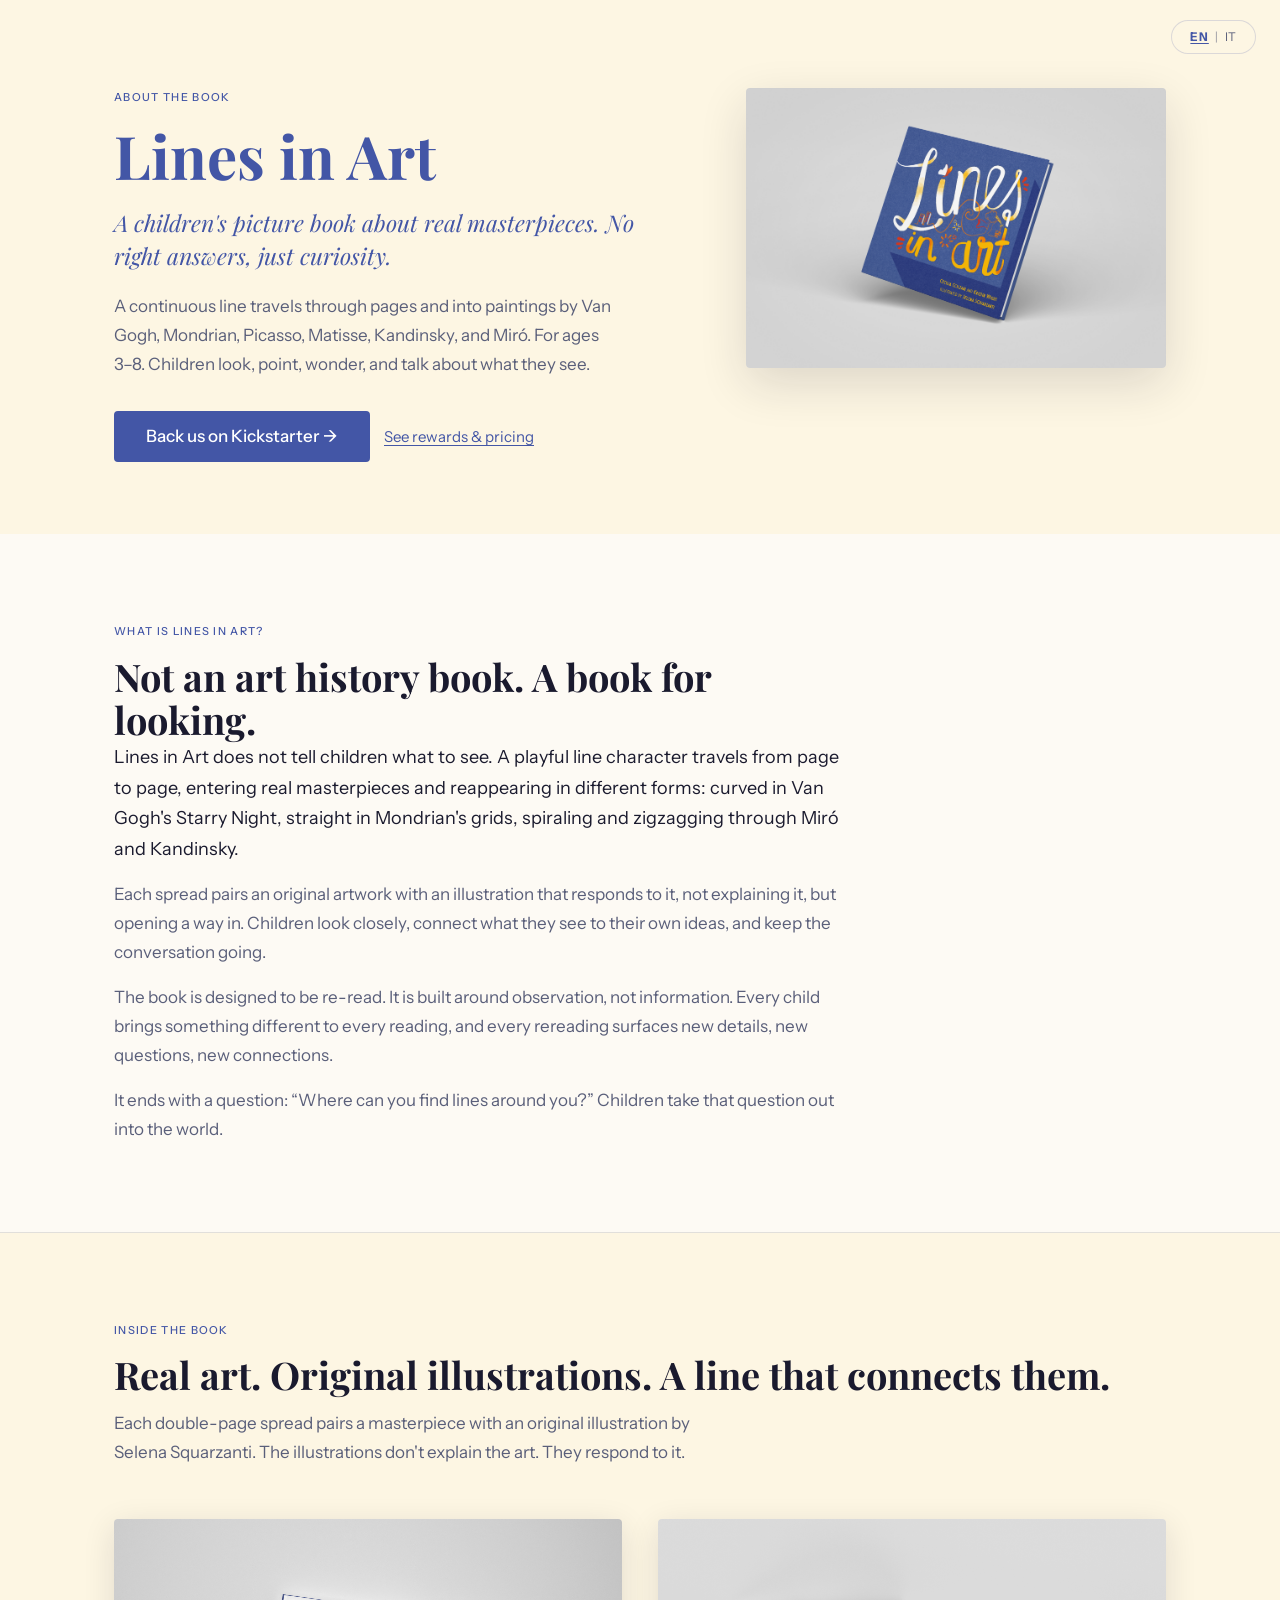
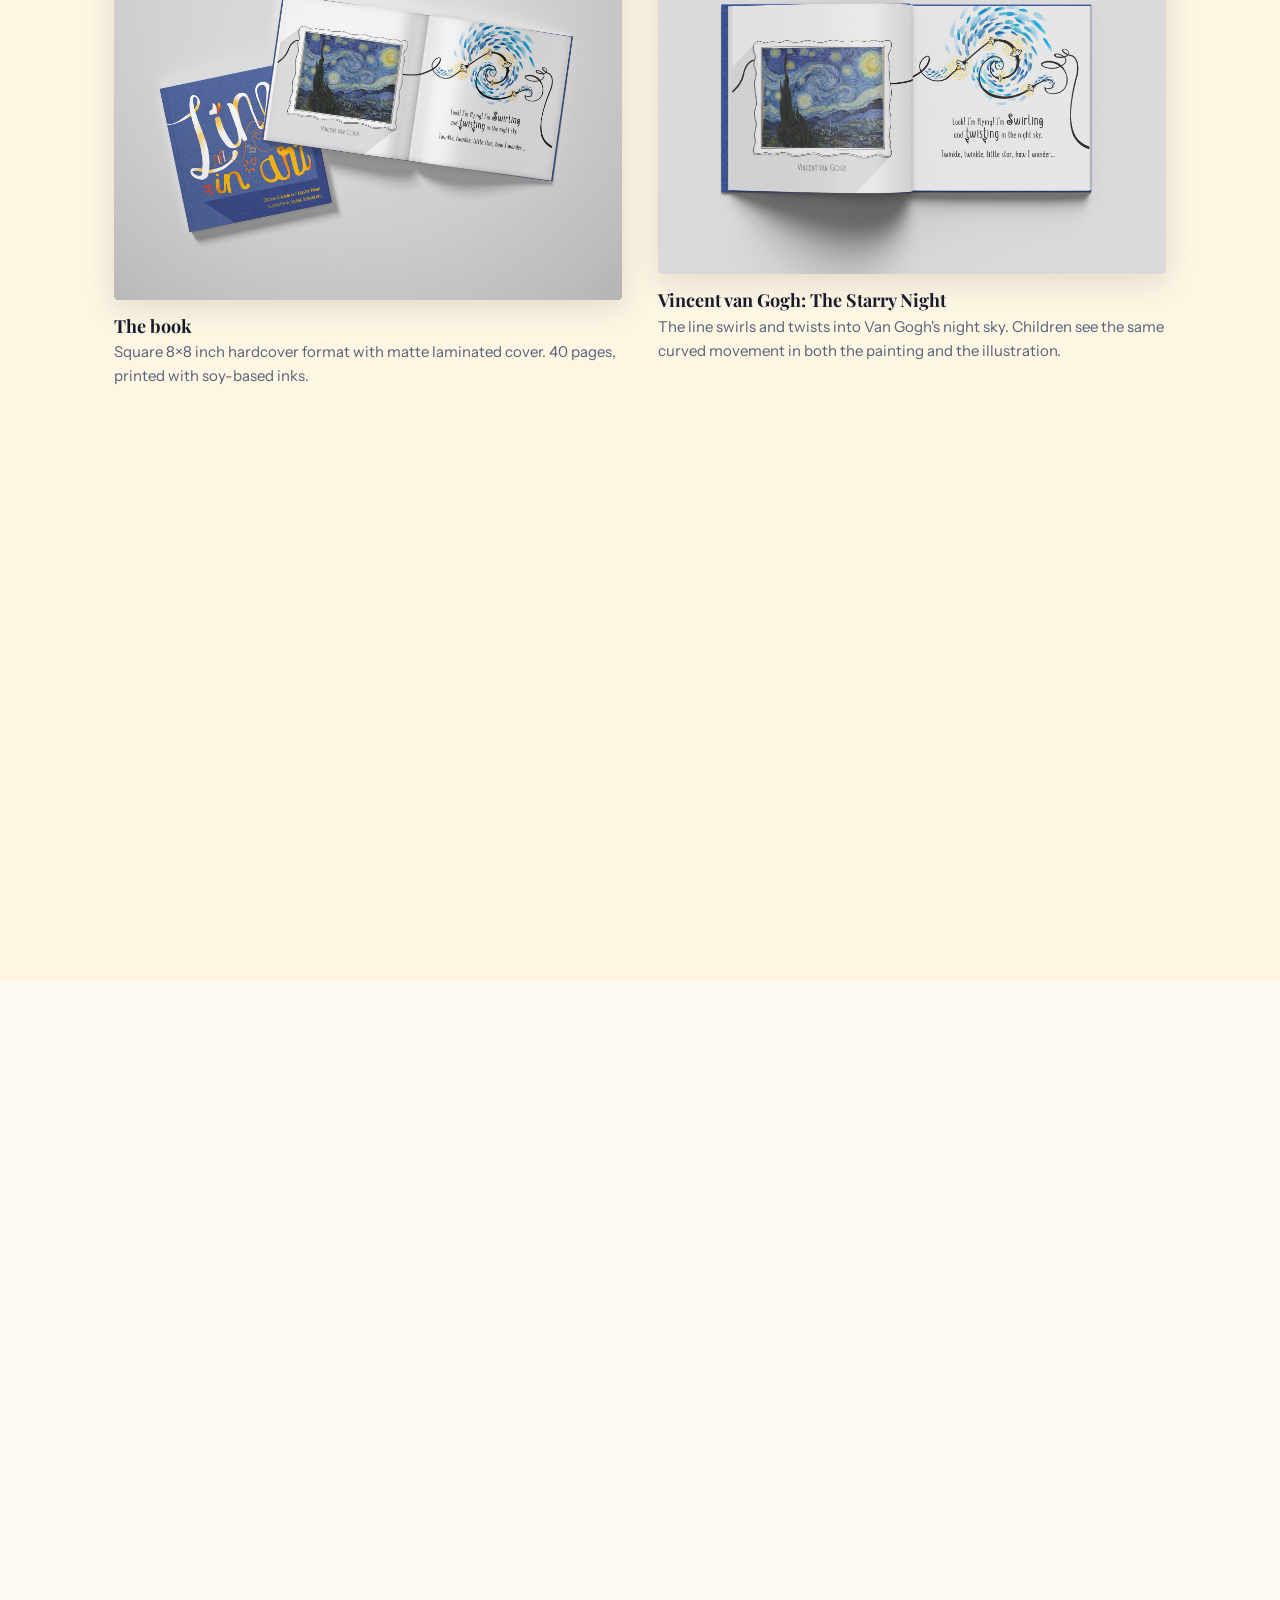
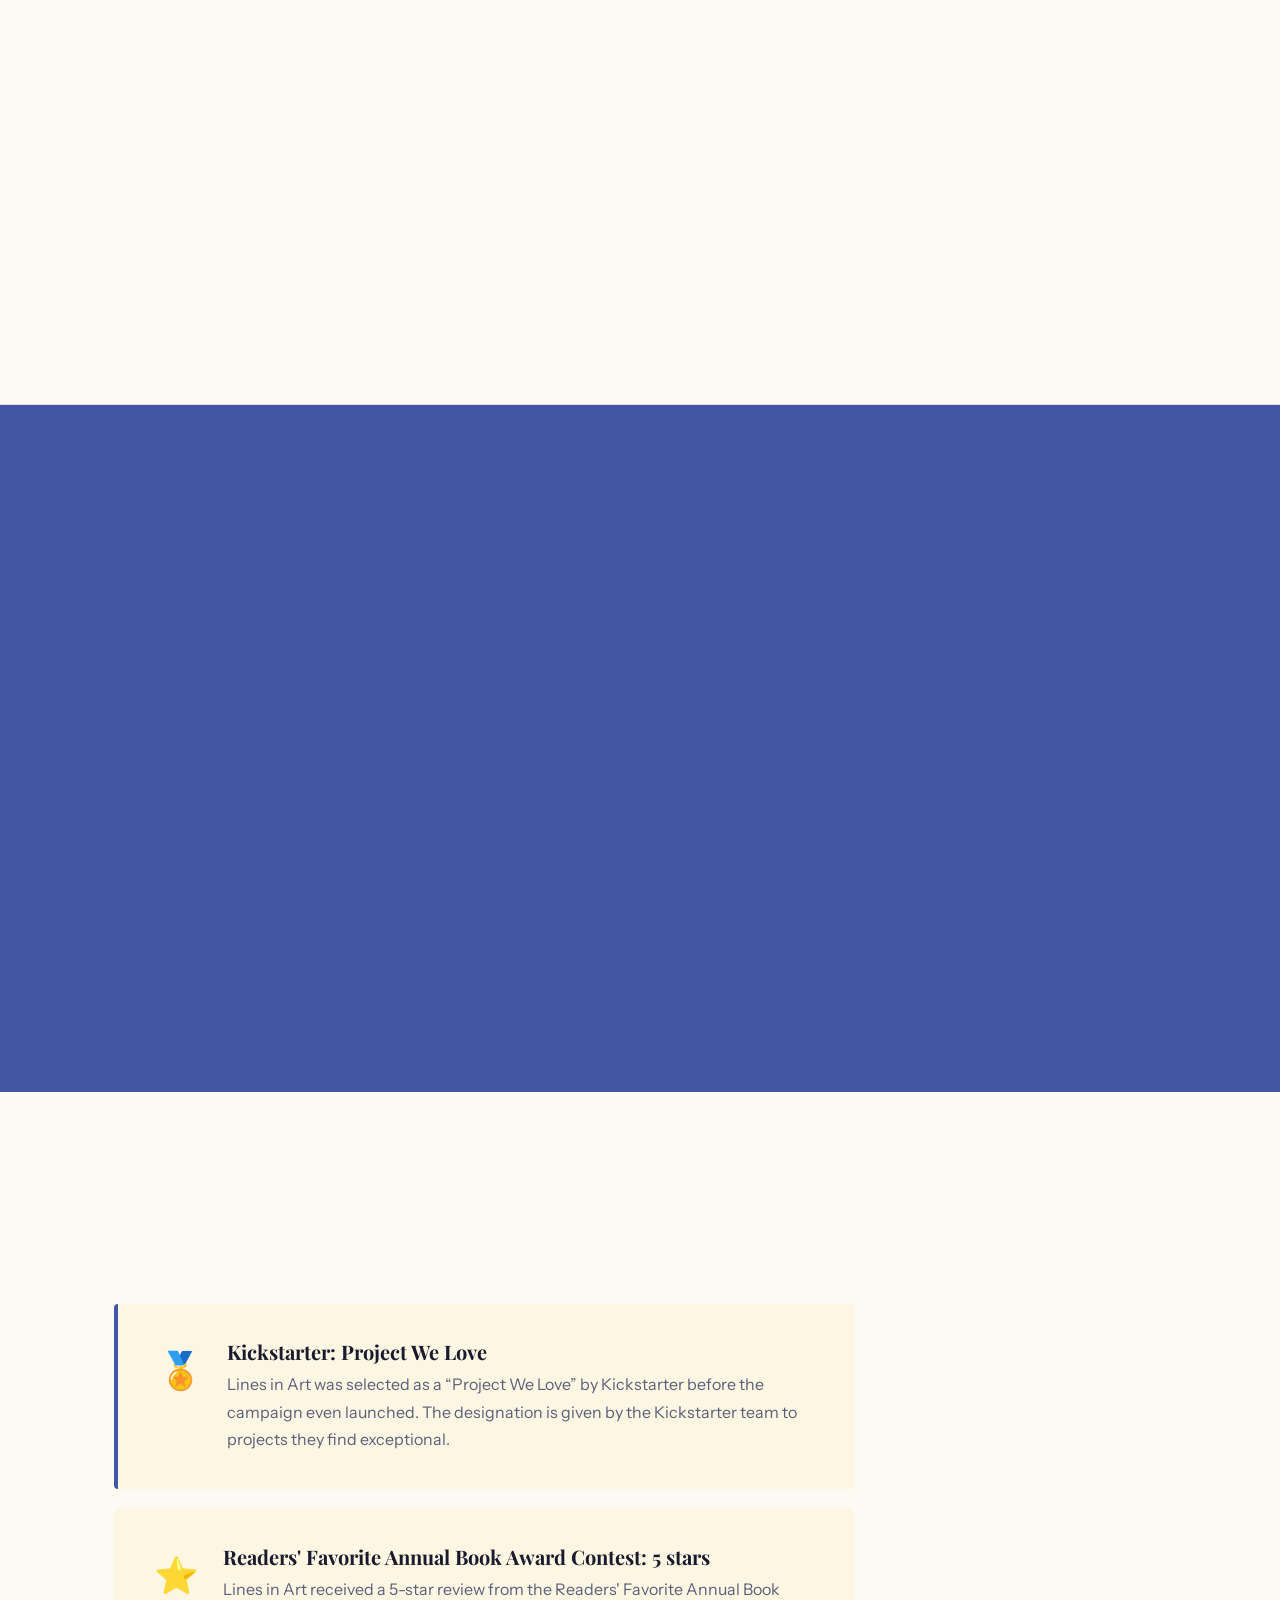
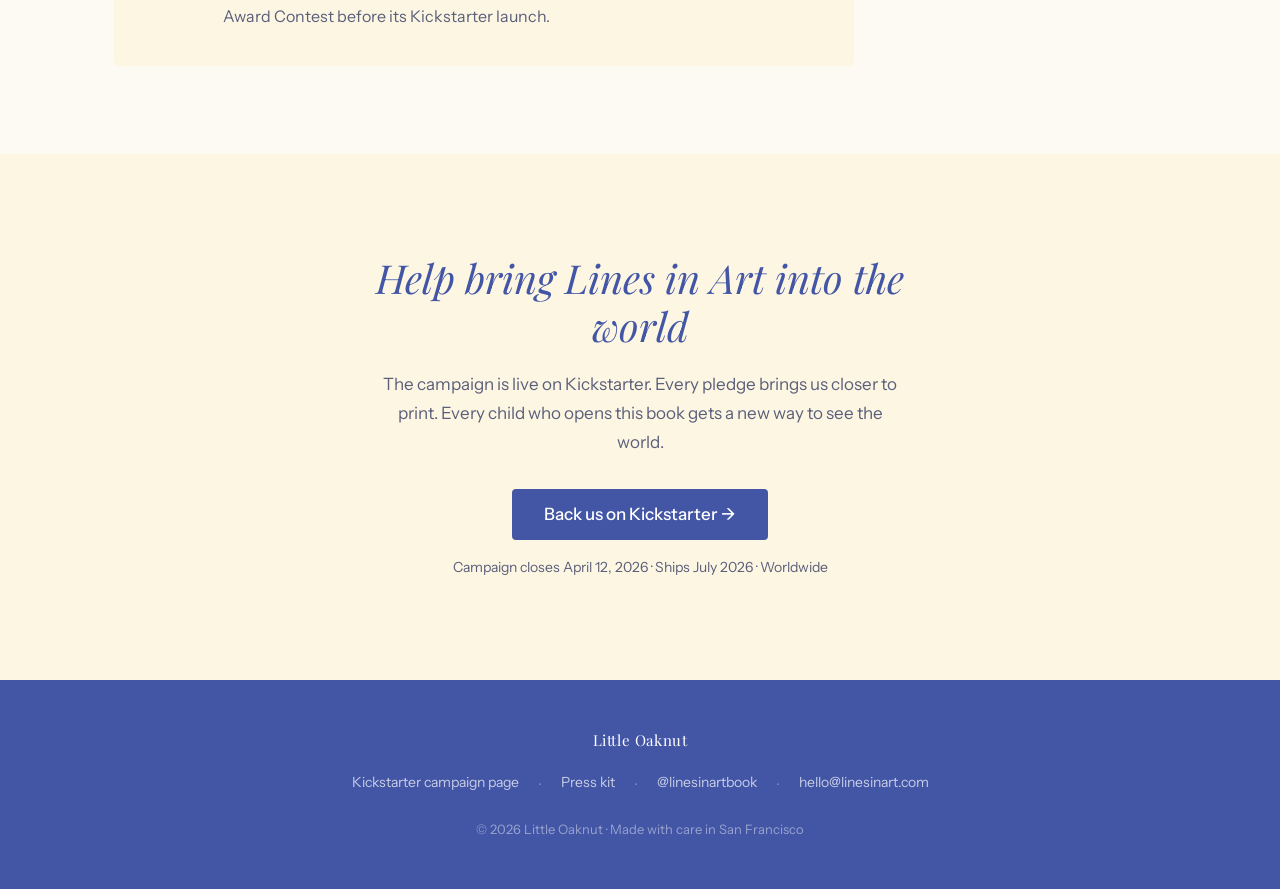
<file: about/index.html>
<!DOCTYPE html>
<html lang="en">
<head>
  <meta charset="UTF-8">
  <meta name="viewport" content="width=device-width,initial-scale=1">
  <meta name="theme-color" content="#4356A6">

  <title>About Lines in Art: Children's Picture Book by Cecilia Colzani &amp; Kristin Wight</title>
  <meta name="description" content="Lines in Art is a hardcover children's picture book for ages 3–8 featuring real masterpieces by Van Gogh, Mondrian, Picasso, and more. Written by Cecilia Colzani and Kristin Wight, illustrated by Selena Squarzanti. Now on Kickstarter.">
  <meta name="robots" content="index,follow,max-image-preview:large">

  <link rel="canonical" href="https://linesinart.com/about/">
  <link rel="alternate" href="https://linesinart.com/about/" hreflang="en">
  <link rel="alternate" href="https://linesinart.com/about/" hreflang="it">
  <link rel="alternate" href="https://linesinart.com/about/" hreflang="x-default">

  <!-- Open Graph -->
  <meta property="og:type" content="website">
  <meta property="og:site_name" content="Lines in Art">
  <meta property="og:title" content="About Lines in Art: Children's Picture Book">
  <meta property="og:description" content="A hardcover picture book for ages 3–8. Real masterpieces by Van Gogh, Mondrian, Picasso and more. Children look, wonder, and talk about what they see.">
  <meta property="og:url" content="https://linesinart.com/about/">
  <meta property="og:image" content="https://linesinart.com/about/assets/cover-and-interior.jpg">

  <!-- Twitter / X -->
  <meta name="twitter:card" content="summary_large_image">
  <meta name="twitter:title" content="About Lines in Art: Children's Picture Book">
  <meta name="twitter:description" content="A hardcover picture book for ages 3–8. Real masterpieces by Van Gogh, Mondrian, Picasso and more. Children look, wonder, and talk about what they see.">
  <meta name="twitter:image" content="https://linesinart.com/about/assets/cover-and-interior.jpg">

  <!-- Structured data -->
  <script type="application/ld+json">
  {
    "@context": "https://schema.org",
    "@graph": [
      {
        "@type": "Organization",
        "@id": "https://linesinart.com/#org",
        "name": "Little Oaknut",
        "url": "https://linesinart.com",
        "email": "hello@linesinart.com",
        "sameAs": [
          "https://www.instagram.com/linesinartbook",
          "https://www.facebook.com/profile.php?id=61579628001798",
          "https://www.tiktok.com/@linesinart"
        ],
        "brand": { "@type": "Brand", "name": "Lines in Art" }
      },
      {
        "@type": "WebSite",
        "@id": "https://linesinart.com/#website",
        "url": "https://linesinart.com",
        "name": "Lines in Art",
        "publisher": { "@id": "https://linesinart.com/#org" }
      },
      {
        "@type": "WebPage",
        "@id": "https://linesinart.com/about/#webpage",
        "url": "https://linesinart.com/about/",
        "name": "About Lines in Art: Children's Picture Book by Cecilia Colzani & Kristin Wight",
        "description": "Lines in Art is a hardcover children's picture book for ages 3–8 featuring real masterpieces by Van Gogh, Mondrian, Picasso, and more.",
        "isPartOf": { "@id": "https://linesinart.com/#website" },
        "about": { "@id": "https://linesinart.com/#book" },
        "inLanguage": ["en", "it"],
        "speakable": {
          "@type": "SpeakableSpecification",
          "cssSelector": [".about-lead", ".about-what p"]
        }
      },
      {
        "@type": "Book",
        "@id": "https://linesinart.com/#book",
        "name": "Lines in Art",
        "author": [
          {
            "@type": "Person",
            "name": "Cecilia Colzani",
            "jobTitle": "Co-author",
            "description": "Art historian and museum docent with a background in art history and museum studies."
          },
          {
            "@type": "Person",
            "name": "Kristin Wight",
            "jobTitle": "Co-author",
            "description": "Former elementary school teacher trained in Visual Thinking Strategies and Project Zero thinking routines."
          }
        ],
        "illustrator": {
          "@type": "Person",
          "name": "Selena Squarzanti",
          "jobTitle": "Illustrator",
          "description": "Graphic designer and illustrator trained at the Brera Academy of Fine Arts in Milan."
        },
        "publisher": { "@id": "https://linesinart.com/#org" },
        "bookFormat": "https://schema.org/Hardcover",
        "numberOfPages": 40,
        "inLanguage": "en",
        "datePublished": "2026-07-01",
        "image": "https://linesinart.com/about/assets/cover-front.jpg",
        "audience": {
          "@type": "Audience",
          "audienceType": "Families and educators",
          "suggestedMinAge": 3,
          "suggestedMaxAge": 8
        },
        "about": "A children's picture book that teaches kids to observe and engage with real art masterpieces by Van Gogh, Mondrian, Picasso, Matisse, Kandinsky, and Miró through play and guided looking.",
        "award": ["Kickstarter Project We Love", "5-star review, Readers' Favorite Annual Book Award Contest"],
        "offers": {
          "@type": "Offer",
          "url": "https://www.kickstarter.com/projects/littleoaknut/lines-in-art",
          "price": "27.00",
          "priceCurrency": "USD",
          "availability": "https://schema.org/PreOrder",
          "validFrom": "2026-03-12",
          "validThrough": "2026-04-12",
          "seller": { "@id": "https://linesinart.com/#org" }
        }
      }
    ]
  }
  </script>

  <!-- Google Analytics 4 -->
  <script async src="https://www.googletagmanager.com/gtag/js?id=G-N059GWK2SE"></script>
  <script>
    window.dataLayer = window.dataLayer || [];
    function gtag() { dataLayer.push(arguments); }
    gtag('js', new Date());
    gtag('config', 'G-N059GWK2SE', { page_path: '/about' });
  </script>

  <!-- Meta Pixel -->
  <script>
    !function(f,b,e,v,n,t,s){if(f.fbq)return;n=f.fbq=function(){n.callMethod?
    n.callMethod.apply(n,arguments):n.queue.push(arguments)};if(!f._fbq)f._fbq=n;
    n.push=n;n.loaded=!0;n.version='2.0';n.queue=[];t=b.createElement(e);t.async=!0;
    t.src=v;s=b.getElementsByTagName(e)[0];s.parentNode.insertBefore(t,s)}(window,
    document,'script','https://connect.facebook.net/en_US/fbevents.js');
    fbq('init','1675192936811394');
    fbq('track','PageView');
  </script>
  <noscript><img height="1" width="1" style="display:none"
    src="https://www.facebook.com/tr?id=1675192936811394&ev=PageView&noscript=1" alt=""></noscript>

  <link rel="preconnect" href="https://fonts.googleapis.com">
  <link rel="preconnect" href="https://fonts.gstatic.com" crossorigin>
  <link href="https://fonts.googleapis.com/css2?family=Playfair+Display:ital,wght@0,400;0,700;1,400&family=Instrument+Sans:wght@400;500&display=swap" rel="stylesheet">

  <style>
    /* ─── Custom Properties ─────────────────────────────────────────── */
    :root {
      --blue:   #4356A6;
      --orange: #FF8F00;
      --yellow: #FFBD05;
      --green:  #568203;
      --white:  #FDFAF4;
      --cream:  #FDF6E3;
      --text:   #1A1A2E;
      --muted:  #5A5F7A;
    }

    /* ─── Reset ─────────────────────────────────────────────────────── */
    *, *::before, *::after { box-sizing: border-box; margin: 0; padding: 0; }
    html { scroll-behavior: smooth; }
    body {
      font-family: 'Instrument Sans', sans-serif;
      font-size: 16px;
      line-height: 1.7;
      color: var(--text);
      background: var(--white);
      -webkit-font-smoothing: antialiased;
    }
    img { display: block; max-width: 100%; height: auto; }
    a { color: var(--blue); }
    a:focus-visible { outline: 2px solid var(--blue); outline-offset: 3px; border-radius: 2px; }

    /* ─── Scroll Reveal ──────────────────────────────────────────────── */
    .reveal { opacity: 0; transform: translateY(20px); transition: opacity 500ms ease, transform 500ms ease; }
    .reveal.visible { opacity: 1; transform: translateY(0); }
    @media (prefers-reduced-motion: reduce) {
      .reveal { opacity: 1; transform: none; transition: none; }
      *, *::before, *::after { transition: none !important; animation: none !important; }
    }

    /* ─── Language Toggle ────────────────────────────────────────────── */
    .lang-toggle {
      position: fixed; top: 20px; right: 24px; z-index: 100;
      display: flex; align-items: center; gap: 2px;
      font-family: 'Instrument Sans', sans-serif; font-size: 12px; font-weight: 500; letter-spacing: 0.06em;
      background: rgba(253,246,227,0.92); backdrop-filter: blur(6px);
      border: 1px solid rgba(67,86,166,0.18); border-radius: 20px; padding: 6px 14px;
    }
    .lang-toggle button {
      background: none; border: none; cursor: pointer; color: var(--muted);
      font-family: inherit; font-size: inherit; font-weight: 400; letter-spacing: inherit;
      padding: 0 4px; line-height: 1; transition: color 180ms ease;
    }
    .lang-toggle button:hover { color: var(--blue); }
    .lang-toggle button.active { color: var(--blue); font-weight: 700; text-decoration: underline; text-underline-offset: 2px; }
    .lang-sep { color: var(--muted); opacity: 0.5; }

    /* ─── Shared ─────────────────────────────────────────────────────── */
    .inner { max-width: 1100px; margin: 0 auto; padding: 0 24px; }
    .section-label {
      display: block; font-size: 11px; font-weight: 500; letter-spacing: 0.12em;
      text-transform: uppercase; color: var(--blue); margin-bottom: 14px;
    }
    h1, h2, h3 { font-family: 'Playfair Display', serif; line-height: 1.15; }
    h1 { font-size: clamp(36px, 6vw, 60px); color: var(--blue); }
    h2 { font-size: clamp(26px, 4vw, 38px); color: var(--text); }
    h3 { font-size: 20px; color: var(--text); }
    .divider { border: none; border-top: 1px solid rgba(26,26,46,0.12); margin: 0; }

    .btn {
      display: inline-block; font-family: 'Instrument Sans', sans-serif; font-weight: 500;
      text-decoration: none; border-radius: 4px; cursor: pointer; line-height: 1;
      transition: transform 180ms ease, box-shadow 180ms ease;
    }
    .btn:hover { transform: translateY(-2px); }
    .btn-primary {
      background: var(--blue); color: #fff; font-size: 17px; padding: 15px 30px;
      border: 2px solid var(--blue);
    }
    .btn-primary:hover { box-shadow: 0 4px 16px rgba(67,86,166,0.28); }
    .btn-outline {
      background: transparent; color: var(--blue); font-size: 15px; padding: 11px 22px;
      border: 2px solid var(--blue);
    }
    .btn-outline:hover { box-shadow: 0 4px 12px rgba(67,86,166,0.15); }

    /* ─── Hero ───────────────────────────────────────────────────────── */
    #hero { background: var(--cream); padding: 88px 0 72px; }
    .hero-grid {
      display: flex; flex-direction: column-reverse; gap: 48px; align-items: center;
    }
    .hero-text { width: 100%; }
    .hero-image { width: 100%; max-width: 420px; }
    .hero-image img { border-radius: 4px; box-shadow: 0 16px 48px rgba(26,26,46,0.14); }

    .about-lead {
      font-family: 'Playfair Display', serif; font-style: italic;
      font-size: clamp(18px, 2.5vw, 23px); color: var(--blue); line-height: 1.45;
      margin: 16px 0 20px; max-width: 560px;
    }
    .hero-body { font-size: 17px; color: var(--muted); margin-bottom: 32px; max-width: 500px; }
    .hero-ctas { display: flex; flex-wrap: wrap; gap: 14px; align-items: center; }
    .hero-link { font-size: 15px; color: var(--blue); text-decoration: underline; text-underline-offset: 3px; }
    .hero-link:hover { opacity: 0.75; }

    @media (min-width: 1024px) {
      .hero-grid { flex-direction: row; align-items: flex-start; gap: 80px; }
      .hero-text { flex: 1 1 auto; }
      .hero-image { flex: 0 0 420px; width: 420px; max-width: none; }
    }

    /* ─── What is it ─────────────────────────────────────────────────── */
    #what { padding: 88px 0; }
    .about-what { max-width: 740px; }
    .about-what p { font-size: 17px; color: var(--muted); margin-top: 16px; }
    .about-what p:first-of-type { font-size: 18px; color: var(--text); margin-top: 0; }

    /* ─── Spreads ────────────────────────────────────────────────────── */
    #inside { background: var(--cream); padding: 88px 0; }
    #inside h2 { margin-bottom: 12px; }
    .inside-intro { font-size: 17px; color: var(--muted); margin-bottom: 52px; max-width: 600px; }

    .spreads-grid {
      display: grid;
      grid-template-columns: 1fr;
      gap: 48px;
    }
    .spread-item {}
    .spread-img {
      border-radius: 4px;
      box-shadow: 0 8px 32px rgba(26,26,46,0.12);
      width: 100%;
    }
    .spread-caption {
      margin-top: 16px;
    }
    .spread-caption h3 { font-size: 18px; margin-bottom: 4px; }
    .spread-caption p { font-size: 15px; color: var(--muted); line-height: 1.6; }

    @media (min-width: 768px) {
      .spreads-grid { grid-template-columns: 1fr 1fr; gap: 36px; }
    }

    /* ─── Key facts ──────────────────────────────────────────────────── */
    #facts { padding: 88px 0; }
    #facts h2 { margin-bottom: 48px; }
    .facts-grid {
      display: grid;
      grid-template-columns: 1fr;
      gap: 0;
    }
    .fact-row {
      display: flex; gap: 24px; align-items: baseline;
      padding: 16px 0; border-bottom: 1px solid rgba(26,26,46,0.09);
      font-size: 16px;
    }
    .fact-row:first-child { border-top: 1px solid rgba(26,26,46,0.09); }
    .fact-label {
      flex: 0 0 160px; font-weight: 500; color: var(--text); font-size: 14px;
      text-transform: uppercase; letter-spacing: 0.06em;
    }
    .fact-value { color: var(--muted); flex: 1; }
    .fact-value strong { color: var(--text); font-weight: 500; }

    @media (min-width: 640px) {
      .fact-label { flex: 0 0 200px; }
    }

    /* ─── Creators ───────────────────────────────────────────────────── */
    #creators { background: var(--blue); padding: 88px 0; }
    #creators .section-label { color: rgba(255,255,255,0.55); }
    #creators h2 { color: #fff; margin-bottom: 52px; }
    .creators-grid { display: flex; flex-direction: column; gap: 48px; }
    .creator { display: flex; flex-direction: column; gap: 12px; }
    .creator-role {
      display: inline-block; font-size: 11px; font-weight: 700; letter-spacing: 0.1em;
      text-transform: uppercase; color: var(--yellow); margin-bottom: 4px;
    }
    .creator h3 { font-family: 'Playfair Display', serif; font-size: 24px; color: #fff; }
    .creator p { font-size: 16px; color: rgba(255,255,255,0.78); line-height: 1.75; }

    .creators-divider { border-color: rgba(255,255,255,0.14); }

    @media (min-width: 1024px) {
      .creators-grid { flex-direction: row; gap: 0; }
      .creator { flex: 1 1 0; padding-right: 48px; border-right: 1px solid rgba(255,255,255,0.14); }
      .creator:last-child { border-right: none; padding-right: 0; }
      .creator + .creator { padding-left: 48px; }
    }

    /* ─── Recognition ────────────────────────────────────────────────── */
    #recognition { padding: 88px 0; }
    #recognition h2 { margin-bottom: 48px; }
    .recognition-cards { display: flex; flex-direction: column; gap: 20px; }
    .recognition-card {
      background: var(--cream); border-radius: 4px; padding: 36px 40px;
      display: flex; gap: 24px; align-items: flex-start; max-width: 740px;
    }
    .recognition-card.highlight {
      border-left: 4px solid var(--blue);
    }
    .recognition-icon { font-size: 36px; flex-shrink: 0; }
    .recognition-text h3 { font-size: 20px; margin-bottom: 8px; }
    .recognition-text p { font-size: 16px; color: var(--muted); }

    /* ─── CTA ────────────────────────────────────────────────────────── */
    #cta { background: var(--cream); padding: 100px 0; text-align: center; }
    .cta-inner { max-width: 580px; margin: 0 auto; padding: 0 24px; }
    #cta h2 {
      font-family: 'Playfair Display', serif; font-style: italic; font-weight: 400;
      font-size: clamp(28px, 4vw, 40px); color: var(--blue); margin-bottom: 20px; line-height: 1.2;
    }
    .cta-body { font-size: 17px; color: var(--muted); margin-bottom: 32px; }
    .cta-sub { margin-top: 16px; font-size: 14px; color: var(--muted); }

    /* ─── Footer ─────────────────────────────────────────────────────── */
    footer { background: var(--blue); padding: 48px 0; text-align: center; }
    .footer-brand { font-family: 'Playfair Display', serif; font-size: 15px; color: #fff; margin-bottom: 18px; letter-spacing: 0.04em; }
    .footer-links { display: flex; flex-wrap: wrap; justify-content: center; gap: 8px 20px; margin-bottom: 20px; }
    .footer-links a { font-size: 14px; color: rgba(255,255,255,0.70); text-decoration: none; transition: color 180ms ease; }
    .footer-links a:hover { color: #fff; }
    .footer-sep { color: rgba(255,255,255,0.30); }
    .footer-copy { font-size: 13px; color: rgba(255,255,255,0.45); }
  </style>
</head>
<body>

  <!-- ── Language Toggle ──────────────────────────────────────────────── -->
  <nav class="lang-toggle" aria-label="Language selection">
    <button id="btn-en" class="active" onclick="switchLang('en')" aria-label="Switch to English">EN</button>
    <span class="lang-sep" aria-hidden="true">|</span>
    <button id="btn-it" onclick="switchLang('it')" aria-label="Passa all'italiano">IT</button>
  </nav>

  <main>

    <!-- ═══════════════════════════════════════════════════════════════
         HERO
    ═══════════════════════════════════════════════════════════════ -->
    <section id="hero" aria-label="About Lines in Art">
      <div class="inner hero-grid">

        <div class="hero-text">
          <span class="section-label"
            data-en="About the book"
            data-it="Il libro">About the book</span>

          <h1>Lines in Art</h1>

          <p class="about-lead"
            data-en="A children's picture book about real masterpieces. No right answers, just curiosity."
            data-it="Un libro illustrato per bambini sui grandi capolavori. Non ci sono risposte giuste, solo curiosità.">
            A children's picture book about real masterpieces. No right answers, just curiosity.
          </p>

          <p class="hero-body"
            data-en="A continuous line travels through pages and into paintings by Van Gogh, Mondrian, Picasso, Matisse, Kandinsky, and Miró. For ages 3–8. Children look, point, wonder, and talk about what they see."
            data-it="Una linea continua percorre le pagine ed entra nei dipinti di Van Gogh, Mondrian, Picasso, Matisse, Kandinsky e Miró. Per bambini dai 3 agli 8 anni. I bambini guardano, indicano, si chiedono e parlano di quello che vedono.">
            A continuous line travels through pages and into paintings by Van Gogh, Mondrian, Picasso, Matisse, Kandinsky, and Miró. For ages 3–8. Children look, point, wonder, and talk about what they see.
          </p>

          <div class="hero-ctas">
            <a href="https://www.kickstarter.com/projects/littleoaknut/lines-in-art"
              target="_blank" rel="noopener"
              class="btn btn-primary"
              data-en="Back us on Kickstarter →"
              data-it="Sostienici su Kickstarter →">Back us on Kickstarter →</a>

            <a href="https://linesinart.com/kickstarter/"
              class="hero-link"
              data-en="See rewards & pricing"
              data-it="Vedi le ricompense">See rewards &amp; pricing</a>
          </div>
        </div>

        <div class="hero-image">
          <img src="assets/cover-perspective.jpg"
            width="840" height="630"
            loading="eager"
            data-alt-en="Lines in Art hardcover book, tilted cover view showing the square format and blue cover design"
            data-alt-it="Libro Lines in Art copertina rigida, vista inclinata che mostra il formato quadrato e il design della copertina blu"
            alt="Lines in Art hardcover book, tilted cover view showing the square format and blue cover design">
        </div>

      </div>
    </section>

    <!-- ═══════════════════════════════════════════════════════════════
         WHAT IS IT
    ═══════════════════════════════════════════════════════════════ -->
    <section id="what" aria-labelledby="what-title">
      <div class="inner">
        <div class="about-what reveal">
          <span class="section-label"
            data-en="What is Lines in Art?"
            data-it="Cos'è Lines in Art?">What is Lines in Art?</span>
          <h2 id="what-title"
            data-en="Not an art history book. A book for looking."
            data-it="Non un libro di storia dell'arte. Un libro per guardare.">
            Not an art history book. A book for looking.
          </h2>

          <p data-en="Lines in Art does not tell children what to see. A playful line character travels from page to page, entering real masterpieces and reappearing in different forms: curved in Van Gogh's Starry Night, straight in Mondrian's grids, spiraling and zigzagging through Miró and Kandinsky."
             data-it="Lines in Art non dice ai bambini cosa vedere. Un personaggio-linea giocoso viaggia di pagina in pagina, entrando in veri capolavori e riapparendo in forme diverse: curvo nella Notte stellata di Van Gogh, dritto nelle griglie di Mondrian, a spirale e a zigzag attraverso Miró e Kandinsky.">
            Lines in Art does not tell children what to see. A playful line character travels from page to page, entering real masterpieces and reappearing in different forms: curved in Van Gogh's Starry Night, straight in Mondrian's grids, spiraling and zigzagging through Miró and Kandinsky.
          </p>

          <p data-en="Each spread pairs an original artwork with an illustration that responds to it, not explaining it, but opening a way in. Children look closely, connect what they see to their own ideas, and keep the conversation going."
             data-it="Ogni doppia pagina abbina un'opera originale a un'illustrazione che vi risponde, non spiegandola, ma aprendo una via d'accesso. I bambini osservano attentamente, collegano ciò che vedono alle proprie idee e continuano la conversazione.">
            Each spread pairs an original artwork with an illustration that responds to it, not explaining it, but opening a way in. Children look closely, connect what they see to their own ideas, and keep the conversation going.
          </p>

          <p data-en="The book is designed to be re-read. It is built around observation, not information. Every child brings something different to every reading, and every rereading surfaces new details, new questions, new connections."
             data-it="Il libro è progettato per essere riletto. È costruito intorno all'osservazione, non all'informazione. Ogni bambino porta qualcosa di diverso a ogni lettura, e ogni rilettura fa emergere nuovi dettagli, nuove domande, nuove connessioni.">
            The book is designed to be re-read. It is built around observation, not information. Every child brings something different to every reading, and every rereading surfaces new details, new questions, new connections.
          </p>

          <p data-en="It ends with a question: &ldquo;Where can you find lines around you?&rdquo; Children take that question out into the world."
             data-it="Si conclude con una domanda: &ldquo;Dove puoi trovare le linee intorno a te?&rdquo; I bambini portano quella domanda nel mondo.">
            It ends with a question: &ldquo;Where can you find lines around you?&rdquo; Children take that question out into the world.
          </p>
        </div>
      </div>
    </section>

    <hr class="divider">

    <!-- ═══════════════════════════════════════════════════════════════
         INSIDE THE BOOK
    ═══════════════════════════════════════════════════════════════ -->
    <section id="inside" aria-labelledby="inside-title">
      <div class="inner">
        <div class="reveal">
          <span class="section-label"
            data-en="Inside the book"
            data-it="Dentro il libro">Inside the book</span>
          <h2 id="inside-title"
            data-en="Real art. Original illustrations. A line that connects them."
            data-it="Arte vera. Illustrazioni originali. Una linea che le connette.">
            Real art. Original illustrations. A line that connects them.
          </h2>
          <p class="inside-intro"
            data-en="Each double-page spread pairs a masterpiece with an original illustration by Selena Squarzanti. The illustrations don't explain the art. They respond to it."
            data-it="Ogni doppia pagina abbina un capolavoro a un'illustrazione originale di Selena Squarzanti. Le illustrazioni non spiegano l'arte. Vi rispondono.">
            Each double-page spread pairs a masterpiece with an original illustration by Selena Squarzanti. The illustrations don't explain the art. They respond to it.
          </p>
        </div>

        <div class="spreads-grid">

          <div class="spread-item reveal">
            <img src="assets/cover-and-interior.jpg"
              class="spread-img"
              width="1200" height="840"
              loading="lazy"
              data-alt-en="Lines in Art book cover alongside the Van Gogh Starry Night interior spread, showing the book's format"
              data-alt-it="Copertina di Lines in Art accanto alla doppia pagina con la Notte stellata di Van Gogh"
              alt="Lines in Art book cover alongside the Van Gogh Starry Night interior spread, showing the book's format">
            <div class="spread-caption">
              <h3 data-en="The book" data-it="Il libro">The book</h3>
              <p data-en="Square 8×8 inch hardcover format with matte laminated cover. 40 pages, printed with soy-based inks."
                 data-it="Formato quadrato 8×8 pollici, copertina rigida con plastificazione opaca. 40 pagine, stampato con inchiostri a base di soia.">
                Square 8×8 inch hardcover format with matte laminated cover. 40 pages, printed with soy-based inks.
              </p>
            </div>
          </div>

          <div class="spread-item reveal">
            <img src="assets/spread-vangogh.jpg"
              class="spread-img"
              width="1200" height="840"
              loading="lazy"
              data-alt-en="Interior spread: Van Gogh's Starry Night on the left, with an original illustration of a swirling, twisting line on the right and the text 'Look! I'm flying! I'm Swirling and twisting in the night sky.'"
              data-alt-it="Doppia pagina: la Notte stellata di Van Gogh a sinistra, con un'illustrazione originale di una linea vorticosa a destra e il testo 'Guarda! Sto volando! Sono Vorticoso e contorto nel cielo notturno.'"
              alt="Interior spread: Van Gogh's Starry Night on the left, with an original illustration of a swirling, twisting line on the right and the text 'Look! I'm flying! I'm Swirling and twisting in the night sky.'">
            <div class="spread-caption">
              <h3 data-en="Vincent van Gogh: The Starry Night" data-it="Vincent van Gogh: La Notte Stellata">Vincent van Gogh: The Starry Night</h3>
              <p data-en="The line swirls and twists into Van Gogh's night sky. Children see the same curved movement in both the painting and the illustration."
                 data-it="La linea si arriccia e si torce nel cielo notturno di Van Gogh. I bambini vedono lo stesso movimento curvo sia nel dipinto che nell'illustrazione.">
                The line swirls and twists into Van Gogh's night sky. Children see the same curved movement in both the painting and the illustration.
              </p>
            </div>
          </div>

          <div class="spread-item reveal">
            <img src="assets/spread-mondrian.jpg"
              class="spread-img"
              width="1200" height="840"
              loading="lazy"
              data-alt-en="Interior spread: Piet Mondrian's grid painting on the left, with an original illustration of straight lines forming a city skyline on the right and the text '...I can be really STRAIGHT! I'm a road! I'm a building! What else can I be?'"
              data-alt-it="Doppia pagina: un dipinto a griglia di Piet Mondrian a sinistra, con un'illustrazione originale di linee rette che formano uno skyline urbano a destra"
              alt="Interior spread: Piet Mondrian's grid painting on the left, with an original illustration of straight lines forming a city skyline on the right and the text '...I can be really STRAIGHT! I'm a road! I'm a building! What else can I be?'">
            <div class="spread-caption">
              <h3 data-en="Piet Mondrian" data-it="Piet Mondrian">Piet Mondrian</h3>
              <p data-en="Mondrian's straight lines become roads and buildings in the illustration. The same visual element, first seen in a painting, then applied to the everyday world."
                 data-it="Le linee rette di Mondrian diventano strade ed edifici nell'illustrazione. Lo stesso elemento visivo, prima visto in un dipinto, poi applicato al mondo quotidiano.">
                Mondrian's straight lines become roads and buildings in the illustration. The same visual element, first seen in a painting, then applied to the everyday world.
              </p>
            </div>
          </div>

          <div class="spread-item reveal">
            <img src="assets/spread-glossary.jpg"
              class="spread-img"
              width="1200" height="840"
              loading="lazy"
              data-alt-en="Lines in Art glossary spread showing 8 line types: Curved, Straight, Thin, Thick, Horizontal, Vertical, Dashed, Zig Zag, each illustrated with a simple visual example"
              data-alt-it="Glossario di Lines in Art con 8 tipi di linee: Curva, Dritta, Sottile, Spessa, Orizzontale, Verticale, Tratteggiata, Zigzag, ciascuna illustrata con un semplice esempio visivo"
              alt="Lines in Art glossary spread showing 8 line types: Curved, Straight, Thin, Thick, Horizontal, Vertical, Dashed, Zig Zag, each illustrated with a simple visual example">
            <div class="spread-caption">
              <h3 data-en="Illustrated Glossary: 12 line types" data-it="Glossario illustrato: 12 tipi di linee">Illustrated Glossary: 12 line types</h3>
              <p data-en="Near the end of the book, a simple picture glossary shows 12 different line types: curved, straight, thin, thick, horizontal, vertical, dashed, zig zag, and more. Each word is paired with a visual example."
                 data-it="Verso la fine del libro, un semplice glossario illustrato mostra 12 diversi tipi di linee: curva, dritta, sottile, spessa, orizzontale, verticale, tratteggiata, zigzag e altre. Ogni parola è abbinata a un esempio visivo.">
                Near the end of the book, a simple picture glossary shows 12 different line types: curved, straight, thin, thick, horizontal, vertical, dashed, zig zag, and more. Each word is paired with a visual example.
              </p>
            </div>
          </div>

        </div>
      </div>
    </section>

    <!-- ═══════════════════════════════════════════════════════════════
         KEY FACTS
    ═══════════════════════════════════════════════════════════════ -->
    <section id="facts" aria-labelledby="facts-title">
      <div class="inner">
        <span class="section-label reveal"
          data-en="At a glance"
          data-it="In breve">At a glance</span>
        <h2 id="facts-title" class="reveal"
          data-en="The book in detail"
          data-it="Il libro nel dettaglio">The book in detail</h2>

        <dl class="facts-grid reveal">
          <div class="fact-row">
            <dt class="fact-label" data-en="Title" data-it="Titolo">Title</dt>
            <dd class="fact-value"><strong>Lines in Art</strong></dd>
          </div>
          <div class="fact-row">
            <dt class="fact-label" data-en="Authors" data-it="Autori">Authors</dt>
            <dd class="fact-value"><strong>Cecilia Colzani</strong> and <strong>Kristin Wight</strong></dd>
          </div>
          <div class="fact-row">
            <dt class="fact-label" data-en="Illustrator" data-it="Illustratrice">Illustrator</dt>
            <dd class="fact-value"><strong>Selena Squarzanti</strong></dd>
          </div>
          <div class="fact-row">
            <dt class="fact-label" data-en="Publisher" data-it="Editore">Publisher</dt>
            <dd class="fact-value">Little Oaknut LLC</dd>
          </div>
          <div class="fact-row">
            <dt class="fact-label" data-en="Format" data-it="Formato">Format</dt>
            <dd class="fact-value" data-en="Hardcover, 8×8 inches, 40 pages, matte laminated cover" data-it="Copertina rigida, 8×8 pollici, 40 pagine, copertina plastificata opaca">Hardcover, 8×8 inches, 40 pages, matte laminated cover</dd>
          </div>
          <div class="fact-row">
            <dt class="fact-label" data-en="Age range" data-it="Età consigliata">Age range</dt>
            <dd class="fact-value" data-en="3–8 years" data-it="3–8 anni">3–8 years</dd>
          </div>
          <div class="fact-row">
            <dt class="fact-label" data-en="Language" data-it="Lingua">Language</dt>
            <dd class="fact-value">English</dd>
          </div>
          <div class="fact-row">
            <dt class="fact-label" data-en="Artists featured" data-it="Artisti presenti">Artists featured</dt>
            <dd class="fact-value">Van Gogh, Mondrian, Picasso, Matisse, Kandinsky, Miró, and more</dd>
          </div>
          <div class="fact-row">
            <dt class="fact-label" data-en="Production" data-it="Produzione">Production</dt>
            <dd class="fact-value" data-en="Soy-based inks, careful color proofing to honor the artworks" data-it="Inchiostri a base di soia, accurata correzione colore per rispettare le opere">Soy-based inks, careful color proofing to honor the artworks</dd>
          </div>
          <div class="fact-row">
            <dt class="fact-label" data-en="Ship date" data-it="Spedizione">Ship date</dt>
            <dd class="fact-value" data-en="July 2026 (ships worldwide)" data-it="Luglio 2026 (spedizione in tutto il mondo)">July 2026 (ships worldwide)</dd>
          </div>
          <div class="fact-row">
            <dt class="fact-label" data-en="Award" data-it="Riconoscimento">Award</dt>
            <dd class="fact-value" data-en="⭐ 5-star review, Readers' Favorite Annual Book Award Contest" data-it="⭐ Recensione 5 stelle, Readers' Favorite Annual Book Award Contest">⭐ 5-star review, Readers' Favorite Annual Book Award Contest</dd>
          </div>
          <div class="fact-row">
            <dt class="fact-label" data-en="Now available" data-it="Disponibile ora">Now available</dt>
            <dd class="fact-value">
              <a href="https://www.kickstarter.com/projects/littleoaknut/lines-in-art" target="_blank" rel="noopener"
                data-en="Kickstarter: from $27 (campaign closes April 12, 2026)"
                data-it="Kickstarter: da $27 (campagna chiude il 12 aprile 2026)">
                Kickstarter: from $27 (campaign closes April 12, 2026)
              </a>
            </dd>
          </div>
        </dl>
      </div>
    </section>

    <hr class="divider">

    <!-- ═══════════════════════════════════════════════════════════════
         CREATORS
    ═══════════════════════════════════════════════════════════════ -->
    <section id="creators" aria-labelledby="creators-title">
      <div class="inner">
        <span class="section-label reveal"
          data-en="The team"
          data-it="Il team">The team</span>
        <h2 id="creators-title" class="reveal"
          data-en="Who's behind Lines in Art"
          data-it="Chi c'è dietro Lines in Art">Who's behind Lines in Art</h2>

        <div class="creators-grid">

          <div class="creator reveal">
            <span class="creator-role" data-en="Co-author" data-it="Co-autrice">Co-author</span>
            <h3>Cecilia Colzani</h3>
            <p data-en="Cecilia has worked in art museums and the business world. As a museum docent she discovered what mattered most to her: sparking conversations about artworks. Now a mother of three, she wanted to bring that same curiosity into children's everyday lives. Her background in art history and museum studies shaped a book where children explore art with openness, not instruction."
               data-it="Cecilia ha lavorato in musei d'arte e nel mondo degli affari. Come docente museale ha scoperto ciò che le importava di più: far nascere conversazioni sulle opere d'arte. Ora madre di tre figli, ha voluto portare quella stessa curiosità nella vita quotidiana dei bambini. La sua formazione in storia dell'arte e museologia ha dato forma a un libro in cui i bambini esplorano l'arte con apertura, non con istruzione.">
              Cecilia has worked in art museums and the business world. As a museum docent she discovered what mattered most to her: sparking conversations about artworks. Now a mother of three, she wanted to bring that same curiosity into children's everyday lives. Her background in art history and museum studies shaped a book where children explore art with openness, not instruction.
            </p>
          </div>

          <div class="creator reveal">
            <span class="creator-role" data-en="Co-author" data-it="Co-autrice">Co-author</span>
            <h3>Kristin Wight</h3>
            <p data-en="Kristin is a former elementary school teacher who taught in an art-integrated school, with training in Project Zero's thinking routines and Visual Thinking Strategies. In her classroom, she helped children observe carefully and share ideas without pressure to be &lsquo;right.&rsquo; That experience is at the core of how Lines in Art works."
               data-it="Kristin è un'ex insegnante elementare che ha insegnato in una scuola integrata con l'arte, con formazione nelle routine di pensiero di Project Zero e nelle Visual Thinking Strategies. Nella sua classe, aiutava i bambini a osservare con attenzione e condividere idee senza la pressione di avere &lsquo;ragione.&rsquo; Quell'esperienza è al cuore di come funziona Lines in Art.">
              Kristin is a former elementary school teacher who taught in an art-integrated school, with training in Project Zero's thinking routines and Visual Thinking Strategies. In her classroom, she helped children observe carefully and share ideas without pressure to be &lsquo;right.&rsquo; That experience is at the core of how Lines in Art works.
            </p>
          </div>

          <div class="creator reveal">
            <span class="creator-role" data-en="Illustrator" data-it="Illustratrice">Illustrator</span>
            <h3>Selena Squarzanti</h3>
            <p data-en="Selena is a graphic designer and illustrator trained at the Brera Academy of Fine Arts in Milan. Her illustrations for Lines in Art are built around the original artworks, not on top of them. They respond to each masterpiece without competing with it."
               data-it="Selena è una graphic designer e illustratrice formata all'Accademia di Belle Arti di Brera a Milano. Le sue illustrazioni per Lines in Art sono costruite attorno alle opere originali, non sopra di esse. Rispondono a ogni capolavoro senza competere con esso.">
              Selena is a graphic designer and illustrator trained at the Brera Academy of Fine Arts in Milan. Her illustrations for Lines in Art are built around the original artworks, not on top of them. They respond to each masterpiece without competing with it.
            </p>
          </div>

        </div>
      </div>
    </section>

    <!-- ═══════════════════════════════════════════════════════════════
         RECOGNITION
    ═══════════════════════════════════════════════════════════════ -->
    <section id="recognition" aria-labelledby="recognition-title">
      <div class="inner">
        <span class="section-label reveal"
          data-en="Recognition"
          data-it="Riconoscimenti">Recognition</span>
        <h2 id="recognition-title" class="reveal"
          data-en="Early praise"
          data-it="Primi riconoscimenti">Early praise</h2>

        <div class="recognition-cards">

          <div class="recognition-card highlight reveal">
            <span class="recognition-icon" aria-hidden="true">🏅</span>
            <div class="recognition-text">
              <h3 data-en="Kickstarter: Project We Love"
                  data-it="Kickstarter: Project We Love">
                Kickstarter: Project We Love
              </h3>
              <p data-en="Lines in Art was selected as a &ldquo;Project We Love&rdquo; by Kickstarter before the campaign even launched. The designation is given by the Kickstarter team to projects they find exceptional."
                 data-it="Lines in Art è stato selezionato come &ldquo;Project We Love&rdquo; da Kickstarter ancora prima del lancio della campagna. Il riconoscimento viene assegnato dal team di Kickstarter ai progetti che trovano eccezionali.">
                Lines in Art was selected as a &ldquo;Project We Love&rdquo; by Kickstarter before the campaign even launched. The designation is given by the Kickstarter team to projects they find exceptional.
              </p>
            </div>
          </div>

          <div class="recognition-card reveal">
            <span class="recognition-icon" aria-hidden="true">⭐</span>
            <div class="recognition-text">
              <h3 data-en="Readers' Favorite Annual Book Award Contest: 5 stars"
                  data-it="Readers' Favorite Annual Book Award Contest: 5 stelle">
                Readers' Favorite Annual Book Award Contest: 5 stars
              </h3>
              <p data-en="Lines in Art received a 5-star review from the Readers' Favorite Annual Book Award Contest before its Kickstarter launch."
                 data-it="Lines in Art ha ricevuto una recensione di 5 stelle dal Readers' Favorite Annual Book Award Contest prima del lancio su Kickstarter.">
                Lines in Art received a 5-star review from the Readers' Favorite Annual Book Award Contest before its Kickstarter launch.
              </p>
            </div>
          </div>

        </div>
      </div>
    </section>

    <!-- ═══════════════════════════════════════════════════════════════
         CTA
    ═══════════════════════════════════════════════════════════════ -->
    <section id="cta" aria-label="Back the project">
      <div class="cta-inner reveal">
        <h2
          data-en="Help bring Lines in Art into the world"
          data-it="Aiutaci a portare Lines in Art nel mondo">
          Help bring Lines in Art into the world
        </h2>
        <p class="cta-body"
          data-en="The campaign is live on Kickstarter. Every pledge brings us closer to print. Every child who opens this book gets a new way to see the world."
          data-it="La campagna è attiva su Kickstarter. Ogni sostegno ci avvicina alla stampa. Ogni bambino che aprirà questo libro avrà un nuovo modo di guardare il mondo.">
          The campaign is live on Kickstarter. Every pledge brings us closer to print. Every child who opens this book gets a new way to see the world.
        </p>
        <a href="https://www.kickstarter.com/projects/littleoaknut/lines-in-art"
          target="_blank" rel="noopener"
          class="btn btn-primary"
          data-en="Back us on Kickstarter →"
          data-it="Sostienici su Kickstarter →">Back us on Kickstarter →</a>
        <p class="cta-sub"
          data-en="Campaign closes April 12, 2026 · Ships July 2026 · Worldwide"
          data-it="Campagna chiude il 12 aprile 2026 · Spedizione luglio 2026 · In tutto il mondo">
          Campaign closes April 12, 2026 · Ships July 2026 · Worldwide
        </p>
      </div>
    </section>

  </main>

  <!-- ═══════════════════════════════════════════════════════════════
       FOOTER
  ═══════════════════════════════════════════════════════════════ -->
  <footer>
    <div class="inner">
      <p class="footer-brand">Little Oaknut</p>
      <nav class="footer-links" aria-label="Footer links">
        <a href="https://linesinart.com/kickstarter/"
          data-en="Kickstarter campaign page"
          data-it="Pagina campagna Kickstarter">Kickstarter campaign page</a>
        <span class="footer-sep" aria-hidden="true">·</span>
        <a href="https://linesinart.com/press/">Press kit</a>
        <span class="footer-sep" aria-hidden="true">·</span>
        <a href="https://www.instagram.com/linesinartbook" target="_blank" rel="noopener">@linesinartbook</a>
        <span class="footer-sep" aria-hidden="true">·</span>
        <a href="mailto:hello@linesinart.com">hello@linesinart.com</a>
      </nav>
      <p class="footer-copy">© <span id="y"></span> Little Oaknut · Made with care in San Francisco</p>
    </div>
  </footer>

  <script>
    document.getElementById('y').textContent = new Date().getFullYear();

    // ── Language switching ──────────────────────────────────────────
    function setLanguage(lang) {
      document.querySelectorAll('[data-en]').forEach(function(el) {
        if (el.dataset[lang]) el.textContent = el.dataset[lang];
      });
      document.querySelectorAll('[data-alt-en]').forEach(function(img) {
        var key = 'alt' + lang.charAt(0).toUpperCase() + lang.slice(1);
        if (img.dataset[key]) img.setAttribute('alt', img.dataset[key]);
      });
      document.getElementById('btn-en').classList.toggle('active', lang === 'en');
      document.getElementById('btn-it').classList.toggle('active', lang === 'it');
      document.documentElement.setAttribute('lang', lang);
      document.title = lang === 'it'
        ? 'Informazioni su Lines in Art: Libro illustrato di Cecilia Colzani e Kristin Wight'
        : 'About Lines in Art: Children\'s Picture Book by Cecilia Colzani & Kristin Wight';
    }

    function switchLang(lang) {
      localStorage.setItem('lia-lang', lang);
      setLanguage(lang);
    }

    (function() {
      var saved = localStorage.getItem('lia-lang');
      var browser = navigator.language && navigator.language.startsWith('it') ? 'it' : 'en';
      setLanguage(saved || browser);
    })();

    // ── Forward UTM / ref params to all Kickstarter links ──────────
    (function() {
      var pageParams = new URLSearchParams(window.location.search);
      if (!pageParams.toString()) return;
      document.querySelectorAll('a[href*="kickstarter.com"]').forEach(function(a) {
        var url = new URL(a.href);
        pageParams.forEach(function(value, key) {
          if (!url.searchParams.has(key)) url.searchParams.set(key, value);
        });
        a.href = url.toString();
      });
    })();

    // ── Scroll reveal ───────────────────────────────────────────────
    (function() {
      if (window.matchMedia('(prefers-reduced-motion: reduce)').matches) return;
      var observer = new IntersectionObserver(function(entries) {
        entries.forEach(function(entry) {
          if (entry.isIntersecting) {
            var siblings = Array.from(entry.target.parentElement.querySelectorAll('.reveal'));
            var idx = siblings.indexOf(entry.target);
            entry.target.style.transitionDelay = (idx * 80) + 'ms';
            entry.target.classList.add('visible');
            observer.unobserve(entry.target);
          }
        });
      }, { threshold: 0.12, rootMargin: '0px 0px -40px 0px' });
      document.querySelectorAll('.reveal').forEach(function(el) { observer.observe(el); });
    })();
  </script>

</body>
</html>
</file>
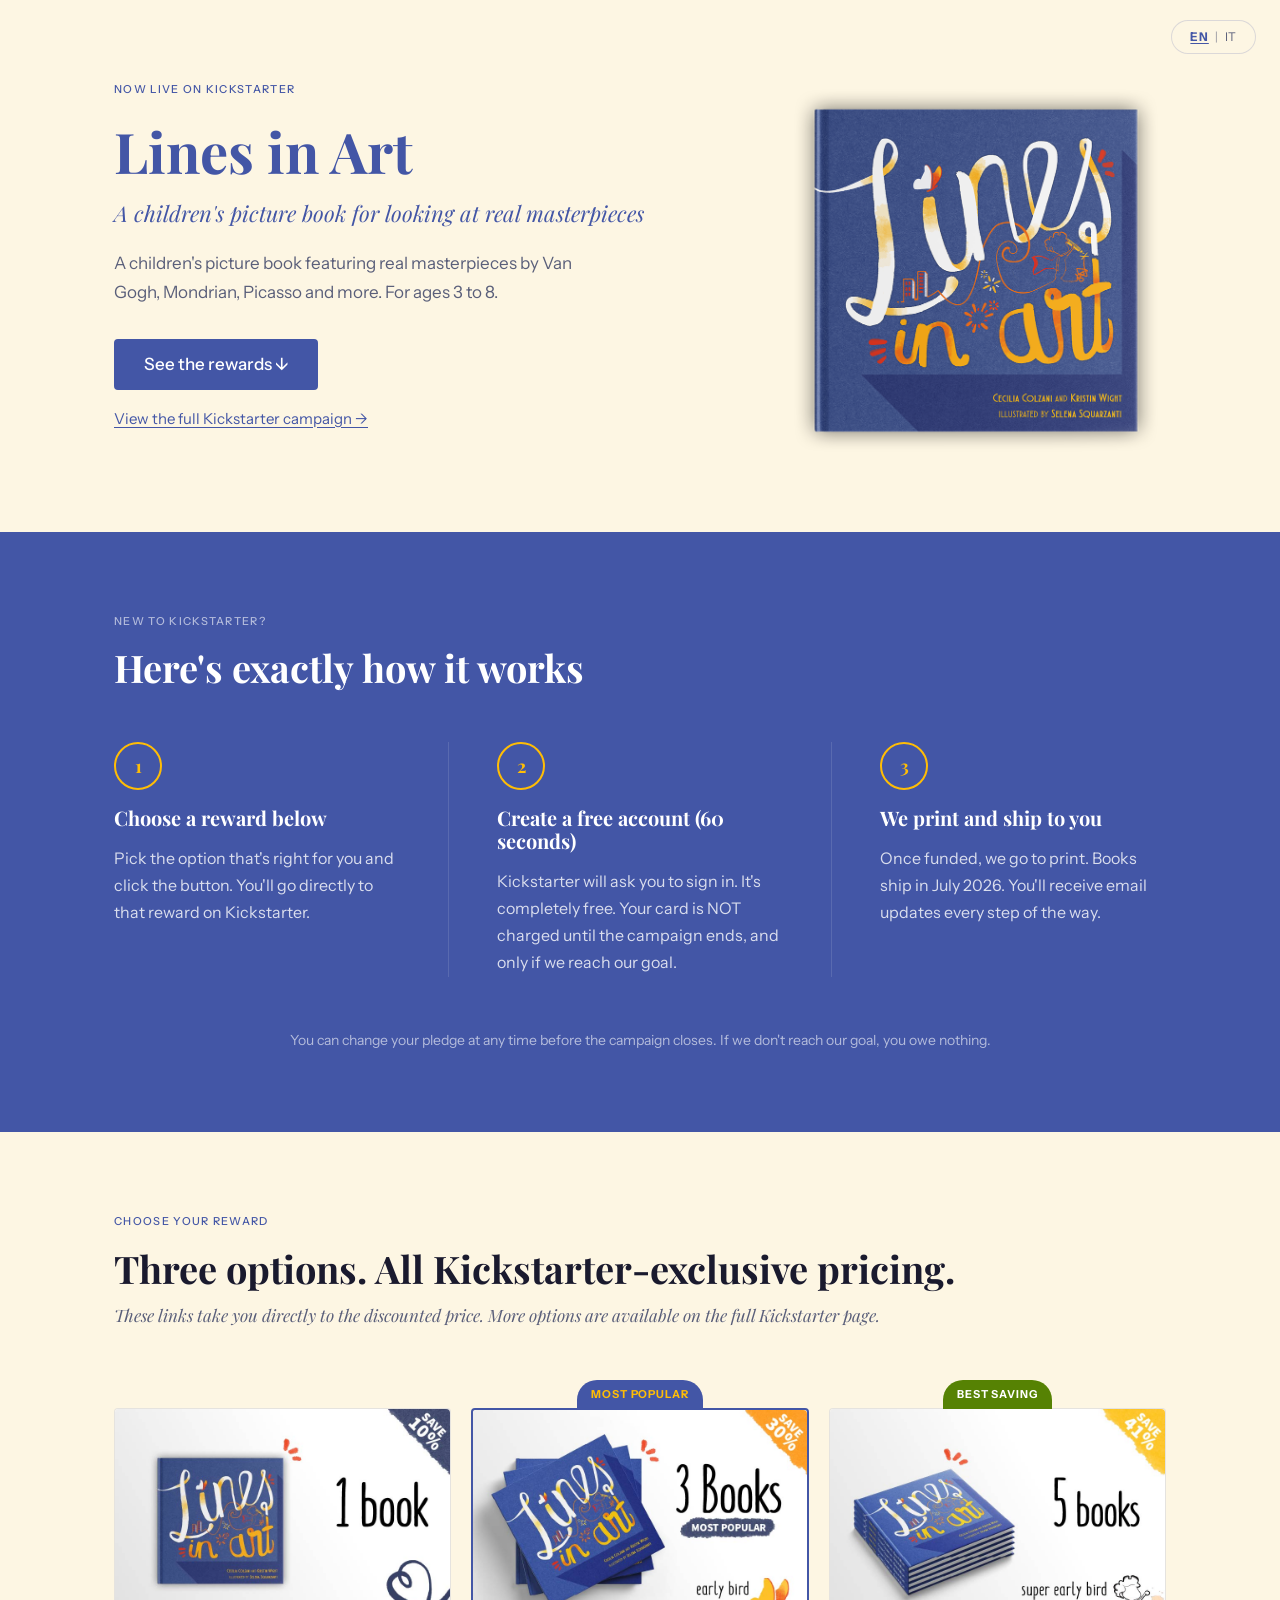
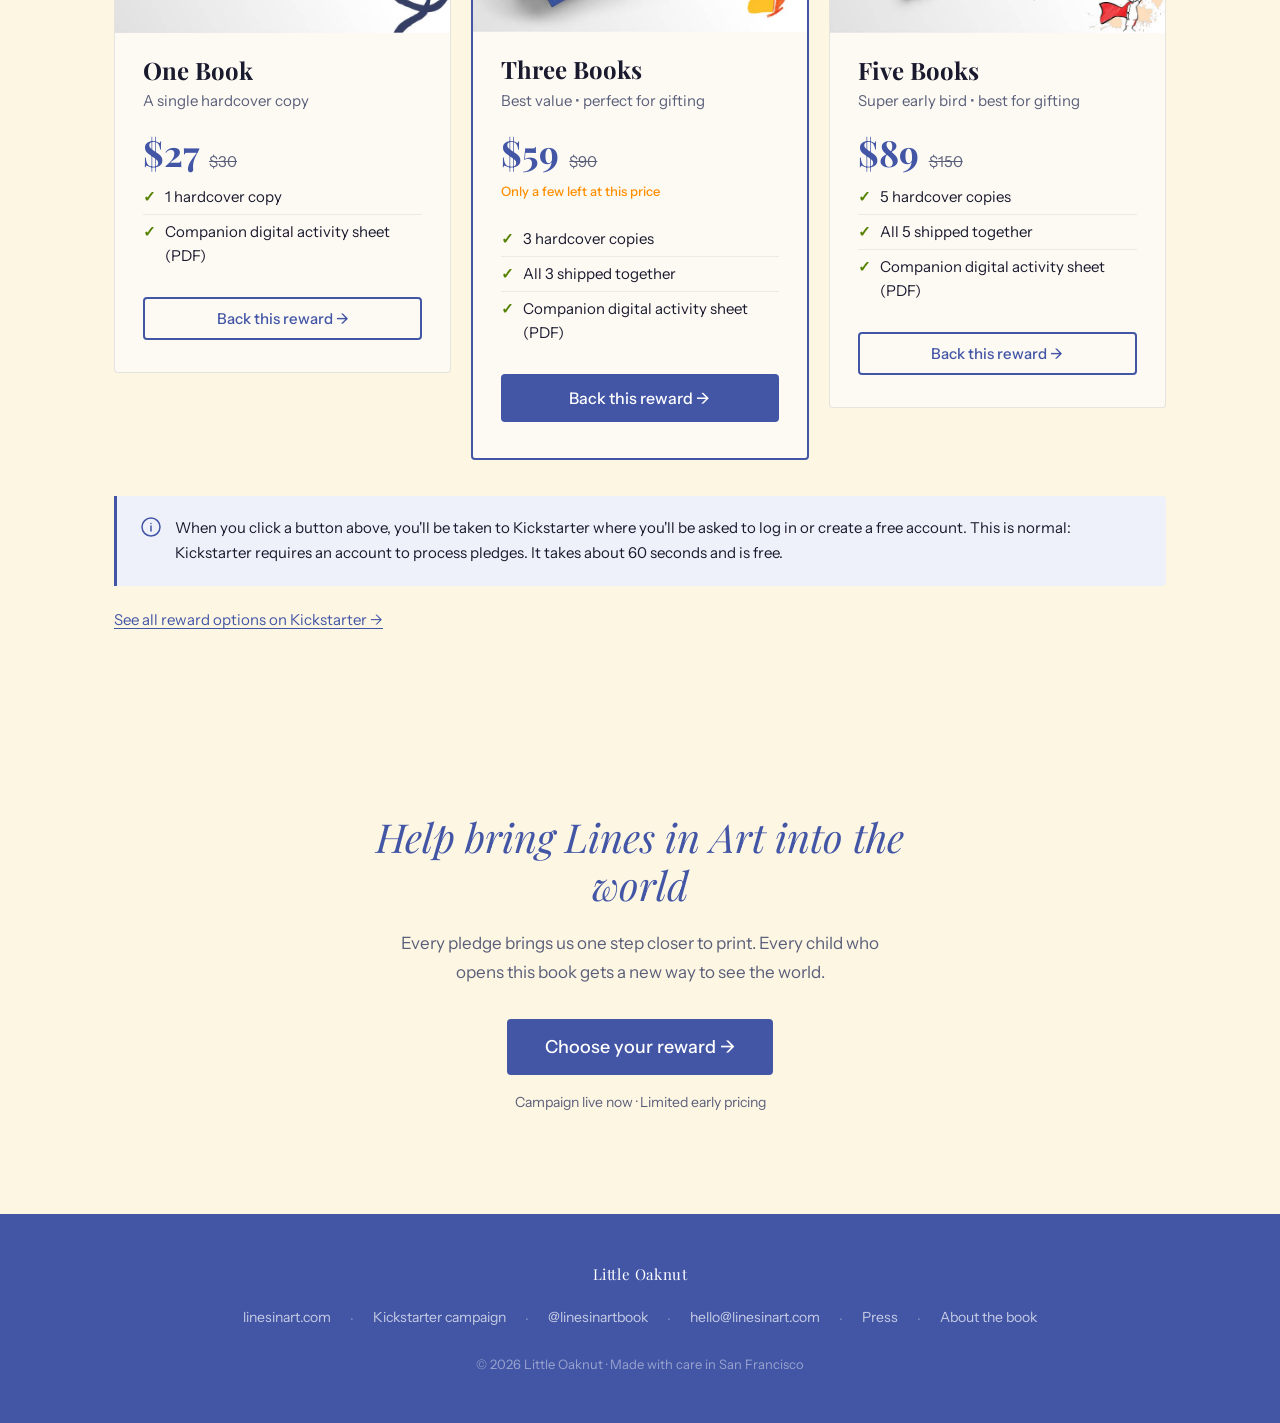
<file: kickstarter/index.html>
<!DOCTYPE html>
<html lang="en">
<head>
  <meta charset="UTF-8">
  <meta name="viewport" content="width=device-width,initial-scale=1">
  <meta name="theme-color" content="#4356A6">

  <title>Lines in Art: Back us on Kickstarter</title>
  <meta name="description" content="A children's picture book for looking at real masterpieces. Back Lines in Art on Kickstarter. For ages 3 to 8.">
  <meta name="robots" content="index,follow,max-image-preview:large">

  <link rel="canonical" href="https://linesinart.com/kickstarter/">
  <link rel="alternate" href="https://linesinart.com/kickstarter/" hreflang="en">
  <link rel="alternate" href="https://linesinart.com/kickstarter/" hreflang="it">
  <link rel="alternate" href="https://linesinart.com/kickstarter/" hreflang="x-default">

  <!-- Open Graph -->
  <meta property="og:type" content="website">
  <meta property="og:site_name" content="Lines in Art">
  <meta property="og:title" content="Lines in Art: Back us on Kickstarter">
  <meta property="og:description" content="A children's picture book about real masterpieces by Van Gogh, Mondrian, Picasso and more. For ages 3 to 8.">
  <meta property="og:url" content="https://linesinart.com/kickstarter/">
  <meta property="og:image" content="https://linesinart.com/kickstarter/assets/cover.jpg">

  <!-- Twitter / X -->
  <meta name="twitter:card" content="summary_large_image">
  <meta name="twitter:title" content="Lines in Art: Back us on Kickstarter">
  <meta name="twitter:description" content="A children's picture book about real masterpieces by Van Gogh, Mondrian, Picasso and more. For ages 3 to 8.">
  <meta name="twitter:image" content="https://linesinart.com/kickstarter/assets/cover.jpg">

  <!-- Structured data -->
  <script type="application/ld+json">
  {
    "@context": "https://schema.org",
    "@graph": [
      {
        "@type": "Organization",
        "@id": "https://linesinart.com/#org",
        "name": "Little Oaknut",
        "url": "https://linesinart.com",
        "email": "hello@linesinart.com",
        "sameAs": [
          "https://www.instagram.com/linesinartbook",
          "https://www.facebook.com/profile.php?id=61579628001798",
          "https://www.tiktok.com/@linesinart"
        ],
        "brand": { "@type": "Brand", "name": "Lines in Art" }
      },
      {
        "@type": "WebSite",
        "@id": "https://linesinart.com/#website",
        "url": "https://linesinart.com",
        "name": "Lines in Art",
        "publisher": { "@id": "https://linesinart.com/#org" }
      },
      {
        "@type": "WebPage",
        "@id": "https://linesinart.com/kickstarter/#webpage",
        "url": "https://linesinart.com/kickstarter/",
        "name": "Lines in Art: Back us on Kickstarter",
        "description": "A children's picture book for looking at real masterpieces. Back Lines in Art on Kickstarter. For ages 3 to 8.",
        "isPartOf": { "@id": "https://linesinart.com/#website" },
        "about": { "@id": "https://linesinart.com/#book" },
        "inLanguage": ["en", "it"],
        "speakable": {
          "@type": "SpeakableSpecification",
          "cssSelector": [".hero-subhead", ".hero-body"]
        }
      },
      {
        "@type": "Book",
        "@id": "https://linesinart.com/#book",
        "name": "Lines in Art",
        "publisher": { "@id": "https://linesinart.com/#org" },
        "bookFormat": "https://schema.org/Hardcover",
        "numberOfPages": 40,
        "inLanguage": "en",
        "datePublished": "2026-07-01",
        "audience": {
          "@type": "Audience",
          "audienceType": "Families and educators",
          "suggestedMinAge": 3,
          "suggestedMaxAge": 8
        },
        "about": "A children's picture book that teaches kids to observe and engage with real art masterpieces through play and guided looking. For ages 3 to 8.",
        "award": ["Kickstarter Project We Love", "5-star review, Readers' Favorite Annual Book Award Contest"],
        "offers": {
          "@type": "Offer",
          "url": "https://www.kickstarter.com/projects/littleoaknut/lines-in-art",
          "price": "27.00",
          "priceCurrency": "USD",
          "availability": "https://schema.org/PreOrder",
          "validFrom": "2026-03-12",
          "validThrough": "2026-04-12",
          "seller": { "@id": "https://linesinart.com/#org" }
        }
      }
    ]
  }
  </script>

  <!-- Google Analytics 4 -->
  <script async src="https://www.googletagmanager.com/gtag/js?id=G-N059GWK2SE"></script>
  <script>
    window.dataLayer = window.dataLayer || [];
    function gtag() { dataLayer.push(arguments); }
    gtag('js', new Date());
    gtag('config', 'G-N059GWK2SE', { page_path: '/kickstarter' });
  </script>

  <!-- Meta Pixel -->
  <script>
    !function(f,b,e,v,n,t,s){if(f.fbq)return;n=f.fbq=function(){n.callMethod?
    n.callMethod.apply(n,arguments):n.queue.push(arguments)};if(!f._fbq)f._fbq=n;
    n.push=n;n.loaded=!0;n.version='2.0';n.queue=[];t=b.createElement(e);t.async=!0;
    t.src=v;s=b.getElementsByTagName(e)[0];s.parentNode.insertBefore(t,s)}(window,
    document,'script','https://connect.facebook.net/en_US/fbevents.js');
    fbq('init','1675192936811394');
    fbq('track','PageView');
  </script>
  <noscript><img height="1" width="1" style="display:none"
    src="https://www.facebook.com/tr?id=1675192936811394&ev=PageView&noscript=1" alt=""></noscript>

  <link rel="preconnect" href="https://fonts.googleapis.com">
  <link rel="preconnect" href="https://fonts.gstatic.com" crossorigin>
  <link href="https://fonts.googleapis.com/css2?family=Playfair+Display:ital,wght@0,400;0,700;1,400&family=Instrument+Sans:wght@400;500&display=swap" rel="stylesheet">

  <style>
    /* ─── Custom Properties ─────────────────────────────────────────── */
    :root {
      --lia-blue:   #4356A6;
      --lia-orange: #FF8F00;
      --lia-yellow: #FFBD05;
      --lia-green:  #568203;
      --lia-white:  #FDFAF4;
      --lia-cream:  #FDF6E3;
      --lia-text:   #1A1A2E;
      --lia-muted:  #5A5F7A;
    }

    /* ─── Reset & Base ──────────────────────────────────────────────── */
    *, *::before, *::after { box-sizing: border-box; margin: 0; padding: 0; }

    html { scroll-behavior: smooth; }

    body {
      font-family: 'Instrument Sans', sans-serif;
      font-size: 16px;
      line-height: 1.7;
      color: var(--lia-text);
      background: var(--lia-white);
      -webkit-font-smoothing: antialiased;
    }

    img { display: block; max-width: 100%; height: auto; }

    a { color: var(--lia-blue); }
    a:focus-visible { outline: 2px solid var(--lia-blue); outline-offset: 3px; border-radius: 2px; }

    /* ─── Scroll Reveal ─────────────────────────────────────────────── */
    .reveal {
      opacity: 0;
      transform: translateY(20px);
      transition: opacity 500ms ease, transform 500ms ease;
    }
    .reveal.visible {
      opacity: 1;
      transform: translateY(0);
    }
    @media (prefers-reduced-motion: reduce) {
      .reveal { opacity: 1; transform: none; transition: none; }
      *, *::before, *::after { transition: none !important; animation: none !important; }
    }

    /* ─── Language Toggle ───────────────────────────────────────────── */
    .lang-toggle {
      position: fixed;
      top: 20px;
      right: 24px;
      z-index: 100;
      display: flex;
      align-items: center;
      gap: 2px;
      font-family: 'Instrument Sans', sans-serif;
      font-size: 12px;
      font-weight: 500;
      letter-spacing: 0.06em;
      background: rgba(253, 246, 227, 0.92);
      backdrop-filter: blur(6px);
      border: 1px solid rgba(67, 86, 166, 0.18);
      border-radius: 20px;
      padding: 6px 14px;
    }
    .lang-toggle button {
      background: none;
      border: none;
      cursor: pointer;
      color: var(--lia-muted);
      font-family: inherit;
      font-size: inherit;
      font-weight: 400;
      letter-spacing: inherit;
      padding: 0 4px;
      line-height: 1;
      transition: color 180ms ease;
    }
    .lang-toggle button:hover { color: var(--lia-blue); }
    .lang-toggle button.active {
      color: var(--lia-blue);
      font-weight: 700;
      text-decoration: underline;
      text-underline-offset: 2px;
    }
    .lang-toggle button:focus-visible { outline: 2px solid var(--lia-blue); outline-offset: 2px; border-radius: 2px; }
    .lang-sep { color: var(--lia-muted); opacity: 0.5; }

    /* ─── Typography Helpers ────────────────────────────────────────── */
    .section-label {
      display: block;
      font-family: 'Instrument Sans', sans-serif;
      font-size: 11px;
      font-weight: 500;
      letter-spacing: 0.12em;
      text-transform: uppercase;
      color: var(--lia-blue);
      margin-bottom: 16px;
    }
    h1 {
      font-family: 'Playfair Display', serif;
      font-weight: 700;
      line-height: 1.15;
      color: var(--lia-blue);
      font-size: 38px;
    }
    h2 {
      font-family: 'Playfair Display', serif;
      font-weight: 700;
      line-height: 1.15;
      color: var(--lia-text);
      font-size: 30px;
    }
    h3 {
      font-family: 'Playfair Display', serif;
      font-weight: 700;
      line-height: 1.15;
    }
    p { line-height: 1.7; }

    /* ─── Divider ───────────────────────────────────────────────────── */
    .divider {
      border: none;
      border-top: 1px solid rgba(26, 26, 46, 0.15);
      margin: 0;
    }

    /* ─── Buttons ───────────────────────────────────────────────────── */
    .btn {
      display: inline-block;
      font-family: 'Instrument Sans', sans-serif;
      font-weight: 500;
      text-decoration: none;
      border-radius: 4px;
      cursor: pointer;
      transition: transform 180ms ease, box-shadow 180ms ease;
      line-height: 1;
    }
    .btn:hover { transform: translateY(-2px); }
    .btn:focus-visible { outline: 2px solid var(--lia-blue); outline-offset: 3px; }

    .btn-primary {
      background: var(--lia-blue);
      color: #fff;
      font-size: 17px;
      padding: 15px 28px;
      border: 2px solid var(--lia-blue);
    }
    .btn-primary:hover { box-shadow: 0 4px 16px rgba(67, 86, 166, 0.22); }

    .btn-outline-blue {
      background: transparent;
      color: var(--lia-blue);
      font-size: 15px;
      padding: 12px 22px;
      border: 2px solid var(--lia-blue);
    }
    .btn-outline-blue:hover { box-shadow: 0 4px 12px rgba(67, 86, 166, 0.15); }

    .btn-outline-green {
      background: transparent;
      color: var(--lia-green);
      font-size: 15px;
      padding: 12px 22px;
      border: 2px solid var(--lia-green);
    }
    .btn-outline-green:hover { box-shadow: 0 4px 12px rgba(86, 130, 3, 0.15); }

    .btn-filled-blue {
      background: var(--lia-blue);
      color: #fff;
      font-size: 16px;
      padding: 14px 26px;
      border: 2px solid var(--lia-blue);
    }
    .btn-filled-blue:hover { box-shadow: 0 4px 16px rgba(67, 86, 166, 0.28); }

    .btn-large {
      font-size: 18px;
      padding: 17px 36px;
    }

    /* ─── Section Wrapper ───────────────────────────────────────────── */
    .section-inner {
      max-width: 1100px;
      margin: 0 auto;
      padding: 0 24px;
    }

    /* ══════════════════════════════════════════════════════════════════
       SECTION 1 — HERO
    ══════════════════════════════════════════════════════════════════ */
    #hero {
      background: var(--lia-cream);
      padding: 80px 0 72px;
    }
    .hero-inner {
      max-width: 1100px;
      margin: 0 auto;
      padding: 0 24px;
      display: flex;
      flex-direction: column-reverse;
      gap: 40px;
      align-items: center;
    }
    .hero-text { width: 100%; }
    .hero-image { width: 100%; max-width: 360px; }

    .hero-eyebrow {
      display: block;
      font-family: 'Instrument Sans', sans-serif;
      font-size: 11px;
      font-weight: 500;
      letter-spacing: 0.12em;
      text-transform: uppercase;
      color: var(--lia-blue);
      margin-bottom: 20px;
    }
    #hero h1 {
      font-size: 38px;
      margin-bottom: 16px;
    }
    .hero-subhead {
      font-family: 'Playfair Display', serif;
      font-style: italic;
      font-size: 22px;
      font-weight: 400;
      color: var(--lia-blue);
      line-height: 1.35;
      margin-bottom: 20px;
    }
    .hero-body {
      font-size: 17px;
      color: var(--lia-muted);
      margin-bottom: 32px;
      max-width: 480px;
    }
    .hero-cta-group {
      display: flex;
      flex-direction: column;
      align-items: flex-start;
      gap: 16px;
    }
    .hero-link-secondary {
      font-family: 'Instrument Sans', sans-serif;
      font-size: 15px;
      color: var(--lia-blue);
      text-decoration: underline;
      text-underline-offset: 3px;
    }
    .hero-link-secondary:hover { opacity: 0.75; }

    .hero-image-wrap { position: relative; }
    .hero-image-wrap img {
      width: 100%;
      height: auto;
    }
    .hero-image-caption {
      margin-top: 12px;
      font-size: 14px;
      color: var(--lia-muted);
      text-align: center;
      font-family: 'Instrument Sans', sans-serif;
    }

    /* Cover placeholder */
    .cover-placeholder {
      width: 100%;
      aspect-ratio: 4/5;
      background: var(--lia-white);
      border: 1px dashed rgba(67, 86, 166, 0.30);
      border-radius: 2px;
      display: flex;
      align-items: center;
      justify-content: center;
      color: var(--lia-muted);
      font-size: 14px;
      font-family: 'Instrument Sans', sans-serif;
    }

    @media (min-width: 640px) {
      #hero h1 { font-size: 48px; }
    }
    @media (min-width: 1024px) {
      .hero-inner {
        flex-direction: row;
        align-items: flex-start;
        gap: 80px;
      }
      .hero-text { flex: 1 1 auto; }
      .hero-image { flex: 0 0 380px; width: 380px; max-width: none; }
      #hero h1 { font-size: 56px; }
    }

    /* ══════════════════════════════════════════════════════════════════
       SECTION 3 — HOW KICKSTARTER WORKS
    ══════════════════════════════════════════════════════════════════ */
    #how-it-works {
      background: var(--lia-blue);
      padding: 80px 0;
    }
    #how-it-works .section-label {
      color: rgba(255,255,255,0.60);
    }
    #how-it-works h2 {
      color: #fff;
      font-size: 30px;
      margin-bottom: 52px;
    }

    .steps-grid {
      display: flex;
      flex-direction: column;
      gap: 48px;
    }
    .step {
      display: flex;
      flex-direction: column;
      align-items: flex-start;
      gap: 16px;
    }
    .step-number {
      width: 48px;
      height: 48px;
      border-radius: 50%;
      border: 2px solid var(--lia-yellow);
      display: flex;
      align-items: center;
      justify-content: center;
      font-family: 'Playfair Display', serif;
      font-size: 18px;
      font-weight: 700;
      color: var(--lia-yellow);
      flex-shrink: 0;
    }
    .step-title {
      font-family: 'Playfair Display', serif;
      font-size: 20px;
      font-weight: 700;
      color: #fff;
      line-height: 1.15;
    }
    .step-body {
      font-family: 'Instrument Sans', sans-serif;
      font-size: 16px;
      color: rgba(255,255,255,0.80);
      line-height: 1.7;
    }

    .steps-reassurance {
      margin-top: 52px;
      text-align: center;
      font-family: 'Instrument Sans', sans-serif;
      font-size: 14px;
      color: rgba(255,255,255,0.60);
      line-height: 1.7;
    }

    @media (min-width: 640px) {
      #how-it-works h2 { font-size: 34px; }
    }
    @media (min-width: 1024px) {
      #how-it-works h2 { font-size: 38px; }
      .steps-grid {
        flex-direction: row;
        gap: 0;
      }
      .step {
        flex: 1 1 0;
        padding-right: 48px;
        border-right: 1px solid rgba(255,255,255,0.12);
        padding-left: 0;
      }
      .step:last-child { border-right: none; padding-right: 0; }
      .step + .step { padding-left: 48px; }
    }

    /* ══════════════════════════════════════════════════════════════════
       SECTION 4 — REWARDS
    ══════════════════════════════════════════════════════════════════ */
    #rewards {
      background: var(--lia-cream);
      padding: 80px 0;
    }
    .rewards-header {
      margin-bottom: 52px;
    }
    #rewards h2 {
      color: var(--lia-text);
      font-size: 30px;
      margin-bottom: 12px;
    }
    .rewards-subtext {
      font-family: 'Playfair Display', serif;
      font-style: italic;
      font-size: 17px;
      color: var(--lia-muted);
      line-height: 1.5;
    }

    /* Cards grid */
    .cards-grid {
      display: flex;
      flex-direction: column;
      gap: 24px;
      margin-bottom: 36px;
    }

    /* Most popular wrapper (for Tier 2 badge above card) */
    .card-wrapper {
      position: relative;
      display: flex;
      flex-direction: column;
    }
    .most-popular-badge {
      display: inline-block;
      align-self: center;
      margin-bottom: -1px;
      position: relative;
      z-index: 1;
      background: var(--lia-blue);
      color: var(--lia-yellow);
      font-family: 'Instrument Sans', sans-serif;
      font-size: 11px;
      font-weight: 700;
      letter-spacing: 0.08em;
      text-transform: uppercase;
      padding: 5px 14px;
      border-radius: 20px 20px 0 0;
    }
    .most-popular-badge.badge-green {
      background: var(--lia-green);
      color: #fff;
    }

    /* Card tier image */
    .card-image-wrap {
      margin: -28px -28px 24px -28px;
      border-radius: 4px 4px 0 0;
      overflow: hidden;
    }
    .hero-card .card-image-wrap {
      margin: -32px -28px 24px -28px;
    }
    .card-tier-image {
      display: block;
      width: 100%;
      height: auto;
    }

    .reward-card {
      background: var(--lia-white);
      border: 1px solid rgba(26, 26, 46, 0.10);
      border-radius: 4px;
      padding: 28px 28px 32px;
      position: relative;
      transition: transform 200ms ease, box-shadow 200ms ease;
    }
    .reward-card:hover {
      transform: translateY(-3px);
      box-shadow: 0 8px 28px rgba(26, 26, 46, 0.10);
    }
    .reward-card.hero-card {
      border: 2px solid var(--lia-blue);
      padding: 32px 28px 36px;
    }

    .card-name {
      font-family: 'Playfair Display', serif;
      font-size: 24px;
      font-weight: 700;
      color: var(--lia-text);
      margin-bottom: 4px;
      line-height: 1.15;
    }
    .card-tagline {
      font-family: 'Instrument Sans', sans-serif;
      font-size: 15px;
      color: var(--lia-muted);
      margin-bottom: 20px;
    }

    .card-price-row {
      display: flex;
      align-items: baseline;
      gap: 10px;
      margin-bottom: 6px;
    }
    .card-price {
      font-family: 'Playfair Display', serif;
      font-size: 36px;
      font-weight: 700;
      color: var(--lia-blue);
      line-height: 1;
    }
    .card-orig-price {
      font-family: 'Instrument Sans', sans-serif;
      font-size: 15px;
      color: var(--lia-muted);
      text-decoration: line-through;
    }
    .card-scarcity {
      font-family: 'Instrument Sans', sans-serif;
      font-size: 13px;
      color: var(--lia-orange);
      font-weight: 500;
      margin-bottom: 20px;
    }

    .card-includes {
      list-style: none;
      margin-bottom: 24px;
    }
    .card-includes li {
      font-family: 'Instrument Sans', sans-serif;
      font-size: 15px;
      color: var(--lia-text);
      line-height: 1.6;
      padding: 5px 0;
      padding-left: 22px;
      position: relative;
      border-top: 1px solid rgba(26, 26, 46, 0.07);
    }
    .card-includes li:first-child { border-top: none; }
    .card-includes li::before {
      content: '✓';
      position: absolute;
      left: 0;
      color: var(--lia-green);
      font-weight: 700;
    }

    .card-cta { width: 100%; text-align: center; }

    /* Login notice */
    .login-notice {
      background: #EEF1F9;
      border-left: 3px solid var(--lia-blue);
      padding: 20px 24px;
      border-radius: 0 4px 4px 0;
      display: flex;
      align-items: flex-start;
      gap: 14px;
      margin-bottom: 20px;
    }
    .login-notice-icon {
      flex-shrink: 0;
      margin-top: 1px;
    }
    .login-notice-text {
      font-family: 'Instrument Sans', sans-serif;
      font-size: 15px;
      color: var(--lia-text);
      line-height: 1.65;
    }

    .see-all-link {
      display: inline-block;
      font-family: 'Instrument Sans', sans-serif;
      font-size: 15px;
      color: var(--lia-blue);
      text-decoration: underline;
      text-underline-offset: 3px;
    }
    .see-all-link:hover { opacity: 0.75; }

    @media (min-width: 640px) {
      #rewards h2 { font-size: 34px; }
    }
    @media (min-width: 1024px) {
      #rewards h2 { font-size: 38px; }
      .cards-grid {
        flex-direction: row;
        align-items: flex-start;
        gap: 20px;
      }
      .card-wrapper { flex: 1 1 0; }
    }

    /* ══════════════════════════════════════════════════════════════════
       SECTION 6 — FINAL CTA
    ══════════════════════════════════════════════════════════════════ */
    #final-cta {
      background: var(--lia-cream);
      padding: 100px 0;
      text-align: center;
    }
    .final-cta-inner {
      max-width: 600px;
      margin: 0 auto;
      padding: 0 24px;
    }
    #final-cta h2 {
      font-family: 'Playfair Display', serif;
      font-style: italic;
      font-size: 32px;
      font-weight: 400;
      color: var(--lia-blue);
      margin-bottom: 20px;
      line-height: 1.2;
    }
    .final-cta-body {
      font-size: 17px;
      color: var(--lia-muted);
      max-width: 480px;
      margin: 0 auto 32px;
    }
    .final-cta-sub {
      margin-top: 16px;
      font-size: 14px;
      color: var(--lia-muted);
      font-family: 'Instrument Sans', sans-serif;
    }

    @media (min-width: 640px) {
      #final-cta h2 { font-size: 36px; }
    }
    @media (min-width: 1024px) {
      #final-cta h2 { font-size: 40px; }
    }

    /* ══════════════════════════════════════════════════════════════════
       FOOTER
    ══════════════════════════════════════════════════════════════════ */
    footer {
      background: var(--lia-blue);
      padding: 48px 0;
      text-align: center;
    }
    .footer-inner {
      max-width: 1100px;
      margin: 0 auto;
      padding: 0 24px;
    }
    .footer-brand {
      font-family: 'Playfair Display', serif;
      font-size: 15px;
      font-weight: 400;
      color: #fff;
      margin-bottom: 18px;
      letter-spacing: 0.04em;
    }
    .footer-links {
      display: flex;
      flex-wrap: wrap;
      justify-content: center;
      gap: 8px 20px;
      margin-bottom: 20px;
    }
    .footer-links a {
      font-family: 'Instrument Sans', sans-serif;
      font-size: 14px;
      color: rgba(255,255,255,0.70);
      text-decoration: none;
      transition: color 180ms ease;
    }
    .footer-links a:hover { color: #fff; }
    .footer-links a:focus-visible { outline-color: rgba(255,255,255,0.80); }
    .footer-sep {
      color: rgba(255,255,255,0.30);
    }
    .footer-copy {
      font-family: 'Instrument Sans', sans-serif;
      font-size: 13px;
      color: rgba(255,255,255,0.45);
    }
  </style>
</head>
<body>

  <!-- ── Language Toggle ──────────────────────────────────────────── -->
  <nav class="lang-toggle" aria-label="Language selection">
    <button id="btn-en" class="active" aria-label="Switch to English" onclick="switchLang('en')">EN</button>
    <span class="lang-sep" aria-hidden="true">|</span>
    <button id="btn-it" aria-label="Passa all'italiano" onclick="switchLang('it')">IT</button>
  </nav>

  <main>

    <!-- ══════════════════════════════════════════════════════════════
         SECTION 1 — HERO
    ══════════════════════════════════════════════════════════════════ -->
    <section id="hero" aria-label="Hero">
      <div class="hero-inner">

        <div class="hero-text">
          <span class="hero-eyebrow"
            data-en="Now live on Kickstarter"
            data-it="Ora su Kickstarter">Now live on Kickstarter</span>

          <h1>Lines in Art</h1>

          <p class="hero-subhead"
            data-en="A children's picture book for looking at real masterpieces"
            data-it="Un libro illustrato per bambini per scoprire i grandi capolavori">
            A children's picture book for looking at real masterpieces
          </p>

          <p class="hero-body"
            data-en="A children's picture book featuring real masterpieces by Van Gogh, Mondrian, Picasso and more. For ages 3 to 8."
            data-it="Un libro illustrato per bambini con capolavori di Van Gogh, Mondrian, Picasso e altri. Per bambini dai 3 agli 8 anni.">
            A children's picture book featuring real masterpieces by Van Gogh, Mondrian, Picasso and more. For ages 3 to 8.
          </p>

          <div class="hero-cta-group">
            <a href="#rewards" class="btn btn-primary"
              data-en="See the rewards ↓"
              data-it="Scopri le ricompense ↓">See the rewards ↓</a>

            <a href="https://www.kickstarter.com/projects/littleoaknut/lines-in-art"
              target="_blank" rel="noopener"
              class="hero-link-secondary"
              data-en="View the full Kickstarter campaign →"
              data-it="Vai alla campagna Kickstarter →">
              View the full Kickstarter campaign →
            </a>
          </div>
        </div>

        <div class="hero-image">
          <div class="hero-image-wrap">
            <img src="assets/cover-hero.png"
              width="480" height="480"
              loading="eager"
              data-alt-en="Lines in Art book cover"
              data-alt-it="Copertina del libro Lines in Art"
              alt="Lines in Art book cover"
              onerror="this.style.display='none'; this.nextElementSibling.style.display='flex';">
            <!-- Cover placeholder shown if image missing -->
            <div class="cover-placeholder" style="display:none;" aria-hidden="true">
              assets/cover.jpg
            </div>
          </div>
        </div>

      </div>
    </section>

    <!-- ══════════════════════════════════════════════════════════════
         SECTION 3 — HOW KICKSTARTER WORKS
    ══════════════════════════════════════════════════════════════════ -->
    <section id="how-it-works" aria-label="How Kickstarter works">
      <div class="section-inner">

        <div class="reveal">
          <span class="section-label"
            data-en="New to Kickstarter?"
            data-it="Non conosci Kickstarter?">New to Kickstarter?</span>
          <h2
            data-en="Here's exactly how it works"
            data-it="Ecco come funziona, passo per passo">
            Here's exactly how it works
          </h2>
        </div>

        <div class="steps-grid">

          <div class="step reveal">
            <div class="step-number" aria-hidden="true">1</div>
            <h3 class="step-title"
              data-en="Choose a reward below"
              data-it="Scegli la tua ricompensa">Choose a reward below</h3>
            <p class="step-body"
              data-en="Pick the option that's right for you and click the button. You'll go directly to that reward on Kickstarter."
              data-it="Scegli l'opzione più adatta a te e clicca il pulsante. Arriverai direttamente a quella ricompensa su Kickstarter.">
              Pick the option that's right for you and click the button. You'll go directly to that reward on Kickstarter.
            </p>
          </div>

          <div class="step reveal">
            <div class="step-number" aria-hidden="true">2</div>
            <h3 class="step-title"
              data-en="Create a free account (60 seconds)"
              data-it="Crea un account gratuito (60 secondi)">Create a free account (60 seconds)</h3>
            <p class="step-body"
              data-en="Kickstarter will ask you to sign in. It's completely free. Your card is NOT charged until the campaign ends, and only if we reach our goal."
              data-it="Kickstarter ti chiederà di accedere. È completamente gratuito. La tua carta NON viene addebitata fino alla fine della campagna, e solo se raggiungiamo il nostro obiettivo.">
              Kickstarter will ask you to sign in. It's completely free. Your card is NOT charged until the campaign ends, and only if we reach our goal.
            </p>
          </div>

          <div class="step reveal">
            <div class="step-number" aria-hidden="true">3</div>
            <h3 class="step-title"
              data-en="We print and ship to you"
              data-it="Stampiamo e ti spediamo il libro">We print and ship to you</h3>
            <!-- July 2026 -->
            <p class="step-body"
              data-en="Once funded, we go to print. Books ship in July 2026. You'll receive email updates every step of the way."
              data-it="Una volta finanziati, andiamo in stampa. I libri vengono spediti a Luglio 2026. Riceverai aggiornamenti via email.">
              Once funded, we go to print. Books ship in July 2026. You'll receive email updates every step of the way.
            </p>
          </div>

        </div>

        <p class="steps-reassurance"
          data-en="You can change your pledge at any time before the campaign closes. If we don't reach our goal, you owe nothing."
          data-it="Puoi modificare il tuo sostegno in qualsiasi momento prima della fine della campagna. Se non raggiungiamo l'obiettivo, non ti verrà addebitato nulla.">
          You can change your pledge at any time before the campaign closes. If we don't reach our goal, you owe nothing.
        </p>

      </div>
    </section>

    <!-- ══════════════════════════════════════════════════════════════
         SECTION 4 — REWARDS
    ══════════════════════════════════════════════════════════════════ -->
    <section id="rewards" aria-label="Rewards">
      <div class="section-inner">

        <div class="rewards-header reveal">
          <span class="section-label"
            data-en="Choose your reward"
            data-it="Scegli la tua ricompensa">Choose your reward</span>
          <h2
            data-en="Three options. All Kickstarter-exclusive pricing."
            data-it="Tre opzioni. Prezzi esclusivi per la campagna.">
            Three options. All Kickstarter-exclusive pricing.
          </h2>
          <p class="rewards-subtext"
            data-en="These links take you directly to the discounted price. More options are available on the full Kickstarter page."
            data-it="Questi link portano direttamente al prezzo scontato. Altre opzioni sono disponibili sulla pagina Kickstarter.">
            These links take you directly to the discounted price. More options are available on the full Kickstarter page.
          </p>
        </div>

        <div class="cards-grid">

          <!-- TIER 1 — One Book -->
          <div class="card-wrapper reveal">
            <span class="most-popular-badge" aria-hidden="true" style="visibility:hidden;">placeholder</span>
            <div class="reward-card">
              <div class="card-image-wrap">
                <img src="assets/cover.jpg"
                  class="card-tier-image"
                  loading="lazy"
                  width="480" height="270"
                  data-alt-en="Lines in Art: one hardcover book"
                  data-alt-it="Lines in Art: un libro con copertina rigida"
                  alt="Lines in Art: one hardcover book"
                  onerror="this.parentElement.style.display='none';">
              </div>
              <h3 class="card-name"
                data-en="One Book"
                data-it="Un libro">One Book</h3>
              <p class="card-tagline"
                data-en="A single hardcover copy"
                data-it="Una copia con copertina rigida"
                >A single hardcover copy</p>

              <!-- $27 --> <!-- $30 -->
              <div class="card-price-row">
                <span class="card-price">$27</span>
                <span class="card-orig-price">$30</span>
              </div>

              <ul class="card-includes">
                <li data-en="1 hardcover copy"
                    data-it="1 copia con copertina rigida">1 hardcover copy</li>
                <li data-en="Companion digital activity sheet (PDF)"
                    data-it="Scheda attività digitale (PDF)">Companion digital activity sheet (PDF)</li>
              </ul>

              <a href="https://www.kickstarter.com/projects/littleoaknut/lines-in-art/rewards#reward-UmV3YXJkLVVtVjNZWEprTFRFd056YzNOVGcy"
                target="_blank" rel="noopener"
                class="btn btn-outline-blue card-cta"
                data-en="Back this reward →"
                data-it="Sostieni questa ricompensa →">Back this reward →</a>
            </div>
          </div>

          <!-- TIER 2 — Three Books (HERO CARD) -->
          <div class="card-wrapper reveal">
            <span class="most-popular-badge"
              data-en="Most popular"
              data-it="Il più scelto">Most popular</span>
            <div class="reward-card hero-card">
              <div class="card-image-wrap">
                <img src="assets/tier2-3books.jpg"
                  class="card-tier-image"
                  loading="lazy"
                  width="480" height="270"
                  data-alt-en="Lines in Art: three hardcover books"
                  data-alt-it="Lines in Art: tre libri con copertina rigida"
                  alt="Lines in Art: three hardcover books"
                  onerror="this.parentElement.style.display='none';">
              </div>
              <h3 class="card-name"
                data-en="Three Books"
                data-it="Tre libri">Three Books</h3>
              <p class="card-tagline"
                data-en="Best value • perfect for gifting"
                data-it="Il miglior rapporto qualità-prezzo • ideale come regalo">Best value • perfect for gifting</p>

              <!-- $59 --> <!-- $90 -->
              <div class="card-price-row">
                <span class="card-price">$59</span>
                <span class="card-orig-price">$90</span>
              </div>
              <p class="card-scarcity"
                data-en="Only a few left at this price"
                data-it="Ultimi disponibili a questo prezzo">Only a few left at this price</p>

              <ul class="card-includes">
                <li data-en="3 hardcover copies"
                    data-it="3 copie con copertina rigida">3 hardcover copies</li>
                <li data-en="All 3 shipped together"
                    data-it="Tutte le copie spedite insieme">All 3 shipped together</li>
                <li data-en="Companion digital activity sheet (PDF)"
                    data-it="Scheda attività digitale (PDF)">Companion digital activity sheet (PDF)</li>
              </ul>

              <a href="https://www.kickstarter.com/projects/littleoaknut/lines-in-art/rewards#reward-UmV3YXJkLVVtVjNZWEprTFRFeE1EY3lOVEUy"
                target="_blank" rel="noopener"
                class="btn btn-filled-blue card-cta"
                data-en="Back this reward →"
                data-it="Sostieni questa ricompensa →">Back this reward →</a>
            </div>
          </div>

          <!-- TIER 3 — Five Books -->
          <div class="card-wrapper reveal">
            <span class="most-popular-badge badge-green"
              data-en="Best saving"
              data-it="Massimo risparmio">Best saving</span>
            <div class="reward-card">
              <div class="card-image-wrap">
                <img src="assets/tier3-5books.jpg"
                  class="card-tier-image"
                  loading="lazy"
                  width="480" height="270"
                  data-alt-en="Lines in Art: five hardcover books"
                  data-alt-it="Lines in Art: cinque libri con copertina rigida"
                  alt="Lines in Art: five hardcover books"
                  onerror="this.parentElement.style.display='none';">
              </div>
              <h3 class="card-name"
                data-en="Five Books"
                data-it="Cinque libri">Five Books</h3>
              <p class="card-tagline"
                data-en="Super early bird • best for gifting"
                data-it="Super early bird • ideale come regalo multiplo">Super early bird • best for gifting</p>

              <!-- $89 --> <!-- $150 -->
              <div class="card-price-row">
                <span class="card-price">$89</span>
                <span class="card-orig-price">$150</span>
              </div>

              <ul class="card-includes">
                <li data-en="5 hardcover copies"
                    data-it="5 copie con copertina rigida">5 hardcover copies</li>
                <li data-en="All 5 shipped together"
                    data-it="Tutte le copie spedite insieme">All 5 shipped together</li>
                <li data-en="Companion digital activity sheet (PDF)"
                    data-it="Scheda attività digitale (PDF)">Companion digital activity sheet (PDF)</li>
              </ul>

              <a href="https://www.kickstarter.com/projects/littleoaknut/lines-in-art/rewards#reward-UmV3YXJkLVVtVjNZWEprTFRFeE1EY3lOVEU1"
                target="_blank" rel="noopener"
                class="btn btn-outline-blue card-cta"
                data-en="Back this reward →"
                data-it="Sostieni questa ricompensa →">Back this reward →</a>
            </div>
          </div>

        </div><!-- /cards-grid -->

        <!-- Login notice -->
        <div class="login-notice" role="note">
          <span class="login-notice-icon" aria-hidden="true">
            <svg width="20" height="20" viewBox="0 0 20 20" fill="none" xmlns="http://www.w3.org/2000/svg">
              <circle cx="10" cy="10" r="9" stroke="#4356A6" stroke-width="1.5"/>
              <path d="M10 9v5" stroke="#4356A6" stroke-width="1.5" stroke-linecap="round"/>
              <circle cx="10" cy="6.5" r="0.75" fill="#4356A6"/>
            </svg>
          </span>
          <p class="login-notice-text"
            data-en="When you click a button above, you'll be taken to Kickstarter where you'll be asked to log in or create a free account. This is normal: Kickstarter requires an account to process pledges. It takes about 60 seconds and is free."
            data-it="Quando clicchi uno dei pulsanti, verrai reindirizzato a Kickstarter dove ti verrà chiesto di accedere o creare un account gratuito. È normale: Kickstarter richiede un account per elaborare i pledges. Ci vogliono circa 60 secondi ed è gratuito.">
            When you click a button above, you'll be taken to Kickstarter where you'll be asked to log in or create a free account. This is normal: Kickstarter requires an account to process pledges. It takes about 60 seconds and is free.
          </p>
        </div>

        <a href="https://www.kickstarter.com/projects/littleoaknut/lines-in-art"
          target="_blank" rel="noopener"
          class="see-all-link"
          data-en="See all reward options on Kickstarter →"
          data-it="Vedi tutte le opzioni su Kickstarter →">
          See all reward options on Kickstarter →
        </a>

      </div>
    </section>

    <!-- ══════════════════════════════════════════════════════════════
         SECTION 6 — FINAL CTA
    ══════════════════════════════════════════════════════════════════ -->
    <section id="final-cta" aria-label="Final call to action">
      <div class="final-cta-inner reveal">
        <h2
          data-en="Help bring Lines in Art into the world"
          data-it="Aiutaci a portare Lines in Art nel mondo">
          Help bring Lines in Art into the world
        </h2>
        <p class="final-cta-body"
          data-en="Every pledge brings us one step closer to print. Every child who opens this book gets a new way to see the world."
          data-it="Ogni sostegno ci avvicina alla stampa. Ogni bambino che aprirà questo libro avrà un nuovo modo di guardare il mondo.">
          Every pledge brings us one step closer to print. Every child who opens this book gets a new way to see the world.
        </p>
        <a href="#rewards" class="btn btn-primary btn-large"
          data-en="Choose your reward →"
          data-it="Scegli la tua ricompensa →">Choose your reward →</a>
        <p class="final-cta-sub"
          data-en="Campaign live now · Limited early pricing"
          data-it="Campagna attiva ora · Prezzi early bird limitati">
          Campaign live now · Limited early pricing
        </p>
      </div>
    </section>

  </main>

  <!-- ══════════════════════════════════════════════════════════════
       FOOTER
  ══════════════════════════════════════════════════════════════════ -->
  <footer>
    <div class="footer-inner">
      <p class="footer-brand">Little Oaknut</p>
      <nav class="footer-links" aria-label="Footer links">
        <a href="https://linesinart.com" target="_blank" rel="noopener">linesinart.com</a>
        <span class="footer-sep" aria-hidden="true">·</span>
        <a href="https://www.kickstarter.com/projects/littleoaknut/lines-in-art" target="_blank" rel="noopener">Kickstarter campaign</a>
        <span class="footer-sep" aria-hidden="true">·</span>
        <a href="https://www.instagram.com/linesinartbook" target="_blank" rel="noopener">@linesinartbook</a>
        <span class="footer-sep" aria-hidden="true">·</span>
        <a href="mailto:hello@linesinart.com">hello@linesinart.com</a>
        <span class="footer-sep" aria-hidden="true">·</span>
        <a href="https://linesinart.com/press" target="_blank" rel="noopener">Press</a>
        <span class="footer-sep" aria-hidden="true">·</span>
        <a href="https://linesinart.com/about/">About the book</a>
      </nav>
      <p class="footer-copy">© <span id="footer-year"></span> Little Oaknut · Made with care in San Francisco</p>
    </div>
  </footer>

  <!-- ══════════════════════════════════════════════════════════════
       INLINE JS — language switch + scroll reveal
  ══════════════════════════════════════════════════════════════════ -->
  <script>
    document.getElementById('footer-year').textContent = new Date().getFullYear();
    // ── Language switching ──────────────────────────────────────────
    function setLanguage(lang) {
      // Update all text elements
      document.querySelectorAll('[data-en]').forEach(function(el) {
        if (el.dataset[lang]) {
          el.textContent = el.dataset[lang];
        }
      });
      // Update img alt attributes
      document.querySelectorAll('[data-alt-en]').forEach(function(img) {
        var altKey = 'alt' + lang.charAt(0).toUpperCase() + lang.slice(1);
        if (img.dataset[altKey]) {
          img.setAttribute('alt', img.dataset[altKey]);
        }
      });
      // Update toggle button states
      document.getElementById('btn-en').classList.toggle('active', lang === 'en');
      document.getElementById('btn-it').classList.toggle('active', lang === 'it');
      // Update html lang attribute
      document.documentElement.setAttribute('lang', lang);
      // Update page title
      var titles = { en: 'Lines in Art: Back us on Kickstarter', it: 'Lines in Art: Sostienici su Kickstarter' };
      document.title = titles[lang] || titles.en;
    }

    function switchLang(lang) {
      localStorage.setItem('lia-lang', lang);
      setLanguage(lang);
    }

    // ── Language detection on load ──────────────────────────────────
    (function() {
      var saved = localStorage.getItem('lia-lang');
      var browser = navigator.language && navigator.language.startsWith('it') ? 'it' : 'en';
      var lang = saved || browser;
      setLanguage(lang);
    })();

    // ── Forward UTM / ref params to all Kickstarter links ───────────
    (function() {
      var pageParams = new URLSearchParams(window.location.search);
      if (!pageParams.toString()) return;
      document.querySelectorAll('a[href*="kickstarter.com"]').forEach(function(a) {
        var url = new URL(a.href);
        pageParams.forEach(function(value, key) {
          if (!url.searchParams.has(key)) {
            url.searchParams.set(key, value);
          }
        });
        a.href = url.toString();
      });
    })();

    // ── Scroll reveal via IntersectionObserver ──────────────────────
    (function() {
      var prefersReduced = window.matchMedia('(prefers-reduced-motion: reduce)').matches;
      if (prefersReduced) return;

      var elements = document.querySelectorAll('.reveal');
      var observer = new IntersectionObserver(function(entries) {
        entries.forEach(function(entry) {
          if (entry.isIntersecting) {
            // Stagger siblings inside the same parent
            var siblings = entry.target.parentElement.querySelectorAll('.reveal:not(.visible)');
            var delay = 0;
            siblings.forEach(function(sib) {
              if (sib === entry.target || !sib.classList.contains('visible')) {
                // only stagger immediate reveal targets in view
              }
            });
            // Apply stagger based on index among reveal siblings
            var allReveals = Array.from(entry.target.parentElement.querySelectorAll('.reveal'));
            var idx = allReveals.indexOf(entry.target);
            entry.target.style.transitionDelay = (idx * 80) + 'ms';
            entry.target.classList.add('visible');
            observer.unobserve(entry.target);
          }
        });
      }, { threshold: 0.12, rootMargin: '0px 0px -40px 0px' });

      elements.forEach(function(el) {
        observer.observe(el);
      });
    })();
  </script>

</body>
</html>
</file>
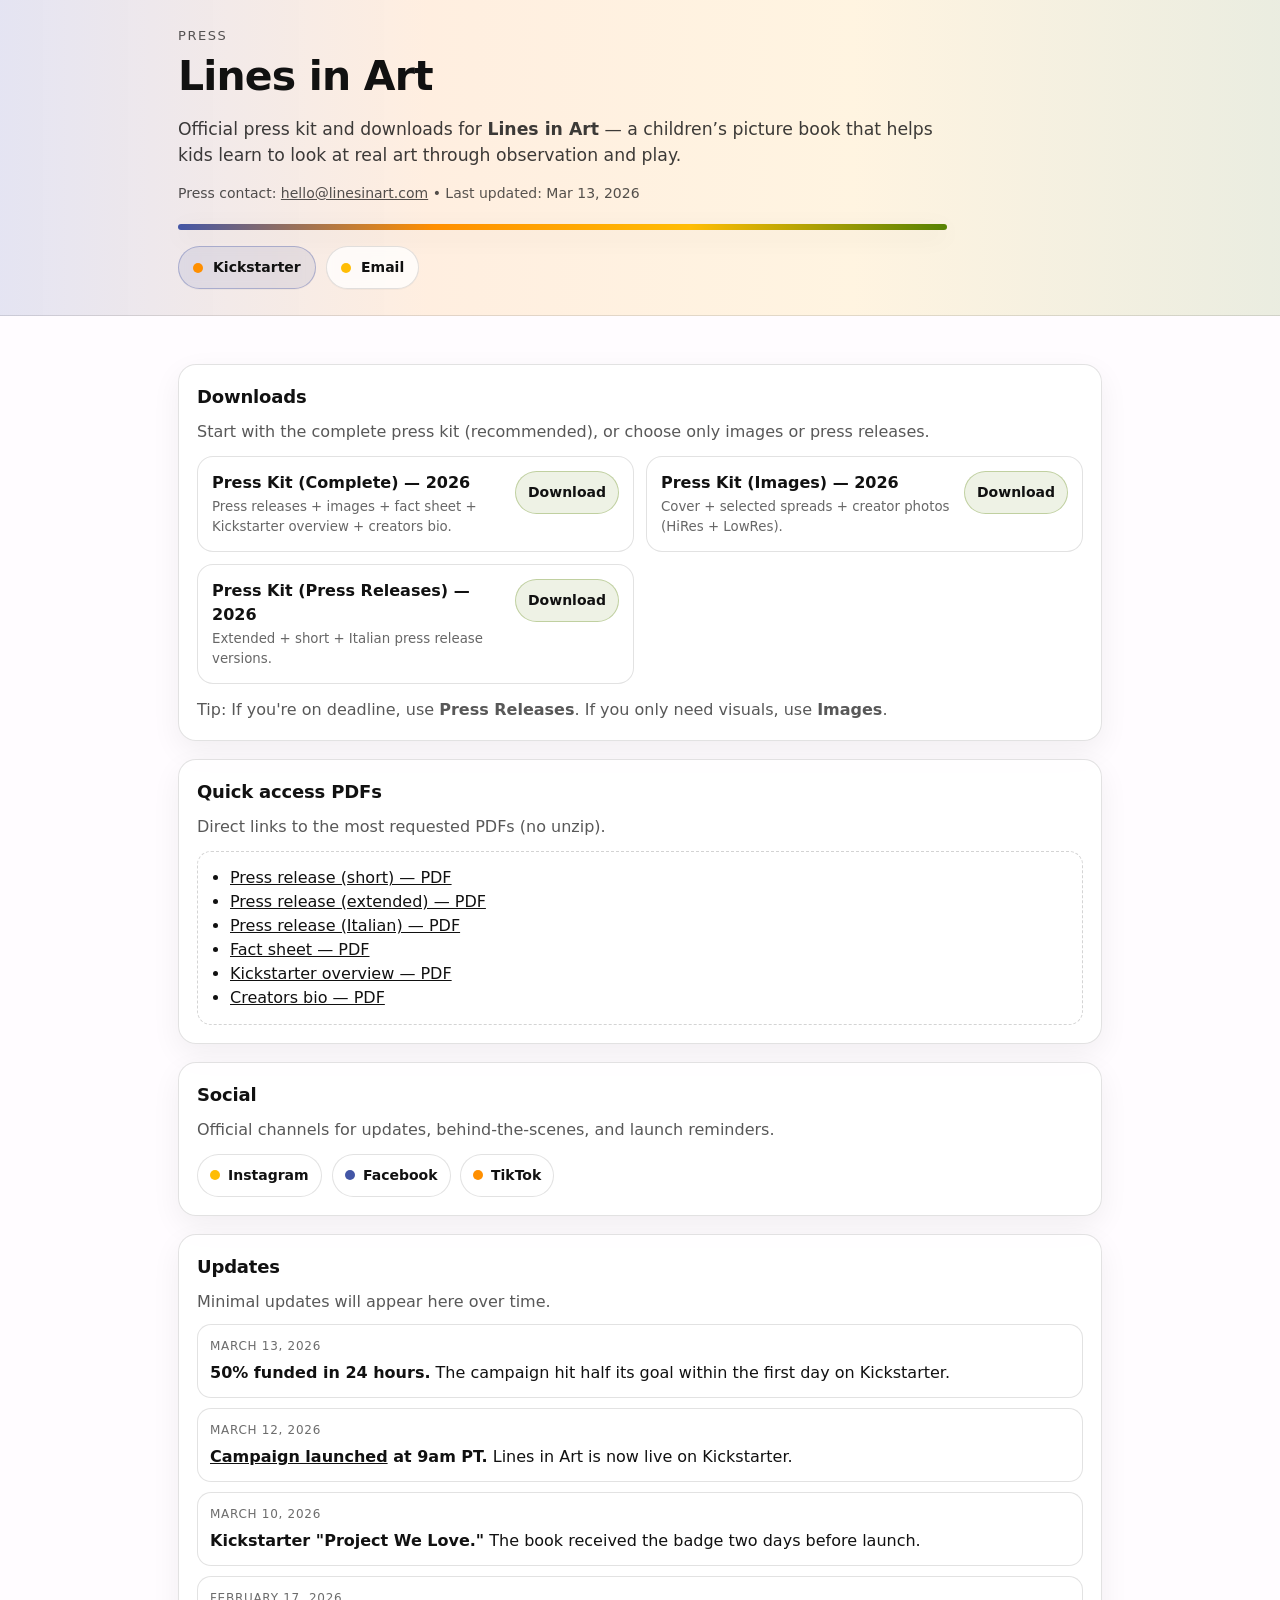
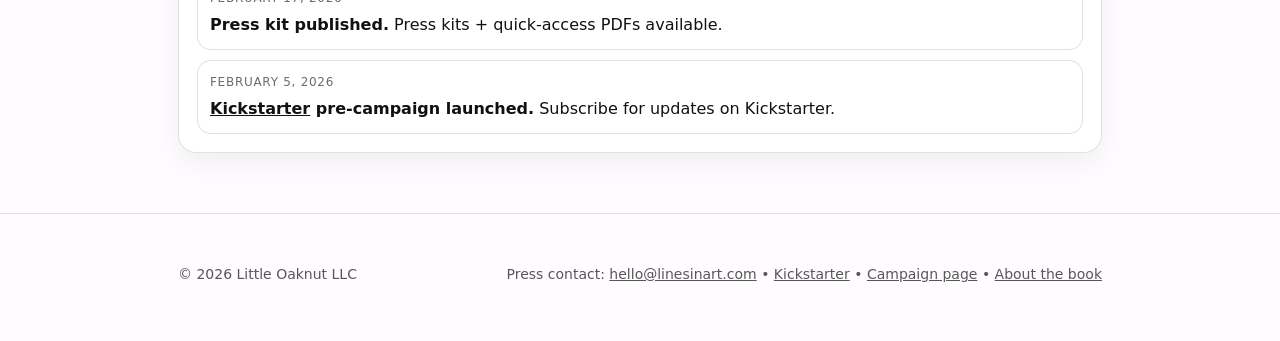
<file: press/index.html>
<!doctype html>
<html lang="en">

<head>
  <meta charset="utf-8" />
  <meta name="viewport" content="width=device-width,initial-scale=1,viewport-fit=cover" />

  <title>Press Kit & Downloads | Lines in Art (Little Oaknut)</title>
  <meta name="description"
    content="Official press kit, downloads, and updates for Lines in Art: a children’s picture book that helps kids learn to look at real art through observation and play." />
  <meta name="robots" content="index,follow,max-image-preview:large" />
  <meta name="theme-color" content="#4356A6" />

  <link rel="canonical" href="https://linesinart.com/press" />
  <link rel="alternate" href="https://linesinart.com/press" hreflang="en" />
  <link rel="alternate" href="https://linesinart.com/press" hreflang="x-default" />

  <!-- Open Graph -->
  <meta property="og:type" content="website" />
  <meta property="og:site_name" content="Lines in Art" />
  <meta property="og:title" content="Press Kit & Downloads | Lines in Art" />
  <meta property="og:description" content="Official press kit, downloads, and updates for Lines in Art." />
  <meta property="og:url" content="https://linesinart.com/press" />
  <!-- Optional: add when you have a share image -->
  <!-- <meta property="og:image" content="https://linesinart.com/press/assets/og-press.jpg" /> -->

  <!-- Twitter -->
  <meta name="twitter:card" content="summary_large_image" />
  <meta name="twitter:title" content="Press Kit & Downloads | Lines in Art" />
  <meta name="twitter:description" content="Official press kit, downloads, and updates for Lines in Art." />
  <!-- Optional -->
  <!-- <meta name="twitter:image" content="https://linesinart.com/press/assets/og-press.jpg" /> -->

  <!-- Structured data: Org + Site + Page + Book -->
  <script type="application/ld+json">
  {
    "@context":"https://schema.org",
    "@graph":[
      {
        "@type":"Organization",
        "@id":"https://linesinart.com/#org",
        "name":"Little Oaknut",
        "url":"https://linesinart.com",
        "email":"hello@linesinart.com",
        "sameAs":[
          "https://www.instagram.com/linesinartbook",
          "https://www.facebook.com/profile.php?id=61579628001798",
          "https://www.tiktok.com/@linesinart"
        ],
        "brand":{"@type":"Brand","name":"Lines in Art"}
      },
      {
        "@type":"WebSite",
        "@id":"https://linesinart.com/#website",
        "url":"https://linesinart.com",
        "name":"Lines in Art",
        "publisher":{"@id":"https://linesinart.com/#org"}
      },
      {
        "@type":"WebPage",
        "@id":"https://linesinart.com/press#webpage",
        "url":"https://linesinart.com/press",
        "name":"Press Kit & Downloads | Lines in Art",
        "description":"Official press kit, downloads, and updates for Lines in Art — a children’s picture book that helps kids learn to look at real art through observation and play.",
        "isPartOf":{"@id":"https://linesinart.com/#website"},
        "about":{"@id":"https://linesinart.com/#book"},
        "inLanguage":"en"
      },
      {
        "@type":"Book",
        "@id":"https://linesinart.com/#book",
        "name":"Lines in Art",
        "publisher":{"@id":"https://linesinart.com/#org"},
        "inLanguage":"en",
        "audience":{
          "@type":"Audience",
          "audienceType":"Families and educators"
        },
        "about":"A children’s picture book that helps kids learn to look at real art through observation and play."
      }
    ]
  }
  </script>

  <link rel="stylesheet" href="./styles.css" />

  <!-- Google Analytics 4 -->
  <script async src="https://www.googletagmanager.com/gtag/js?id=G-N059GWK2SE"></script>
  <script>
    window.dataLayer = window.dataLayer || [];
    function gtag() { dataLayer.push(arguments); }
    gtag('js', new Date());

    gtag('config', 'G-N059GWK2SE', {
      page_path: '/press'
    });
  </script>

  <!-- Meta Pixel -->
  <script>
    !function(f,b,e,v,n,t,s){if(f.fbq)return;n=f.fbq=function(){n.callMethod?
    n.callMethod.apply(n,arguments):n.queue.push(arguments)};if(!f._fbq)f._fbq=n;
    n.push=n;n.loaded=!0;n.version='2.0';n.queue=[];t=b.createElement(e);t.async=!0;
    t.src=v;s=b.getElementsByTagName(e)[0];s.parentNode.insertBefore(t,s)}(window,
    document,'script','https://connect.facebook.net/en_US/fbevents.js');
    fbq('init','1675192936811394');
    fbq('track','PageView');
  </script>
  <noscript><img height="1" width="1" style="display:none"
    src="https://www.facebook.com/tr?id=1675192936811394&ev=PageView&noscript=1" alt=""></noscript>
</head>

<body>
  <a class="skip" href="#content">Skip to content</a>

  <header>
    <div class="wrap">
      <div class="top">
        <div class="brand">
          <div class="eyebrow">Press</div>
          <h1>Lines in Art</h1>
          <p class="lead">
            Official press kit and downloads for <strong>Lines in Art</strong> — a children’s picture book that helps
            kids learn to look at real art through observation and play.
          </p>

          <p class="subtle">
            Press contact: <a href="mailto:hello@linesinart.com">hello@linesinart.com</a>
            <span aria-hidden="true"> • </span>
            <span class="muted">Last updated:</span> <time datetime="2026-03-13">Mar 13, 2026</time>
          </p>

          <div class="bar" aria-hidden="true"></div>
        </div>

        <nav aria-label="Primary">
          <a class="btn kick primary" href="https://www.kickstarter.com/projects/littleoaknut/lines-in-art?ref=press"
            target="_blank" rel="noopener external">
            <span class="dot" aria-hidden="true"></span>
            Kickstarter
          </a>

          <a class="btn contact" href="mailto:hello@linesinart.com">
            <span class="dot" aria-hidden="true"></span>
            Email
          </a>
        </nav>
      </div>
    </div>
  </header>

  <main id="content">
    <div class="wrap stack">

      <!-- Downloads (most important) -->
      <section class="card" aria-label="Downloads">
        <h2>Downloads</h2>
        <p class="muted" style="margin:0">
          Start with the complete press kit (recommended), or choose only images or press releases.
        </p>

        <div class="download-grid" role="list">

          <!-- Complete press kit -->
          <div class="dl" role="listitem">
            <div class="dl-meta">
              <strong>Press Kit (Complete) — 2026</strong>
              <small>Press releases + images + fact sheet + Kickstarter overview + creators bio.</small>
            </div>
            <div class="dl-actions">
              <a class="dl-btn" href="https://downloads.linesinart.com/Lines_in_Art_Press_Kit_2026_Complete.zip"
                download>Download</a>
            </div>
          </div>

          <!-- Images only -->
          <div class="dl" role="listitem">
            <div class="dl-meta">
              <strong>Press Kit (Images) — 2026</strong>
              <small>Cover + selected spreads + creator photos (HiRes + LowRes).</small>
            </div>
            <div class="dl-actions">
              <a class="dl-btn" href="https://downloads.linesinart.com/Lines_in_Art_Press_Kit_2026_Images.zip"
                download>Download</a>
            </div>
          </div>

          <!-- Press releases only -->
          <div class="dl" role="listitem">
            <div class="dl-meta">
              <strong>Press Kit (Press Releases) — 2026</strong>
              <small>Extended + short + Italian press release versions.</small>
            </div>
            <div class="dl-actions">
              <a class="dl-btn" href="https://downloads.linesinart.com/Lines_in_Art_Press_Kit_2026_Press_Releases.zip"
                download>Download</a>
            </div>
          </div>

        </div>

        <p class="muted" style="margin:14px 0 0">
          Tip: If you're on deadline, use <strong>Press Releases</strong>. If you only need visuals, use
          <strong>Images</strong>.
        </p>
      </section>

      <!-- Quick access PDFs  -->
      <section class="card" aria-label="Quick access PDFs">
        <h2>Quick access PDFs</h2>
        <p class="muted" style="margin:0">
          Direct links to the most requested PDFs (no unzip).
        </p>

        <div class="copybox" style="margin-top:12px">
          <ul style="margin:0; padding-left:18px">
            <li><a href="../download/individual/Lines_in_Art_PressRelease_Short.pdf" target="_blank" rel="noopener">Press
                release (short) — PDF</a></li>
            <li><a href="../download/individual/Lines_in_Art_PressRelease_Extended.pdf" target="_blank"
                rel="noopener">Press release (extended) — PDF</a></li>
            <li><a href="../download/individual/Lines_in_Art_ComunicatoStampa_IT.pdf" target="_blank"
                rel="noopener">Press
                release (Italian) — PDF</a></li>
            <li><a href="../download/individual/Lines_in_Art_FactSheet.pdf" target="_blank" rel="noopener">Fact sheet —
                PDF</a></li>
            <li><a href="../download/individual/Lines_in_Art_Kickstarter_Overview.pdf" target="_blank"
                rel="noopener">Kickstarter overview — PDF</a></li>
            <li><a href="../download/individual/Lines_in_Art_Creators_Bio.pdf" target="_blank" rel="noopener">Creators
                bio
                — PDF</a></li>
          </ul>
        </div>
      </section>

      <!-- Social -->
      <section class="card" aria-label="Social">
        <h2>Social</h2>
        <p class="muted" style="margin:0">
          Official channels for updates, behind-the-scenes, and launch reminders.
        </p>

        <div class="social">
          <a class="instagram" href="https://www.instagram.com/linesinartbook" target="_blank" rel="noopener external">
            <span class="ico" aria-hidden="true"></span> Instagram
          </a>
          <a class="facebook" href="https://www.facebook.com/profile.php?id=61579628001798" target="_blank"
            rel="noopener external">
            <span class="ico" aria-hidden="true"></span> Facebook
          </a>
          <a class="tiktok" href="https://www.tiktok.com/@linesinart" target="_blank" rel="noopener external">
            <span class="ico" aria-hidden="true"></span> TikTok
          </a>
        </div>
      </section>

      <!-- Boilerplate -->
      <!-- <section class="card" aria-label="Boilerplate">
        <h2>Boilerplate copy</h2>
        <p class="muted" style="margin:0">
          Copy/paste descriptions for articles, event pages, and newsletters.
        </p>

        <div class="copybox">
          <div class="label"><span class="k">1–2 sentences</span></div>
          <p style="margin:0">
            <strong>Lines in Art</strong> is a children’s picture book that invites kids to explore real artworks
            through looking, noticing, and conversation—building visual thinking and creativity through simple prompts
            and playful observation.
          </p>
        </div>

        <div class="copybox">
          <div class="label"><span class="k">~50 words</span></div>
          <p style="margin:0">
            <strong>Lines in Art</strong> helps young children build the habit of looking closely at art. Instead of
            “explaining” paintings, the book offers simple prompts that encourage kids to notice details, make
            connections, and share what they see—turning museum-looking into an at-home, read-together experience for
            families and classrooms.
          </p>
        </div>

        <div class="copybox">
          <div class="label">About Little Oaknut</div>
          <p style="margin:0">
            <strong>Little Oaknut</strong> creates art-forward books for children—designed to spark curiosity,
            conversation, and confidence in how kids think.
          </p>
        </div>
      </section> -->

      <!-- Updates -->
      <section class="card" aria-label="Updates">
        <h2>Updates</h2>
        <p class="muted" style="margin:0">
          Minimal updates will appear here over time.
        </p>

        <div class="updates">
          <div class="update">
            <time datetime="2026-03-13">March 13, 2026</time>
            <div><strong>50% funded in 24 hours.</strong> The campaign hit half its goal within the first day on Kickstarter.</div>
          </div>
          <div class="update">
            <time datetime="2026-03-12">March 12, 2026</time>
            <div><strong><a href="https://www.kickstarter.com/projects/littleoaknut/lines-in-art" target="_blank" rel="noopener external">Campaign launched</a> at 9am PT.</strong> Lines in Art is now live on Kickstarter.</div>
          </div>
          <div class="update">
            <time datetime="2026-03-10">March 10, 2026</time>
            <div><strong>Kickstarter "Project We Love."</strong> The book received the badge two days before launch.</div>
          </div>
          <div class="update">
            <time datetime="2026-02-17">February 17, 2026</time>
            <div><strong>Press kit published.</strong> Press kits + quick-access PDFs available.</div>
          </div>
          <div class="update">
            <time datetime="2026-02-5">February 5, 2026</time>
            <div><strong><a href="https://www.kickstarter.com/projects/littleoaknut/lines-in-art?ref=press"
                  target="_blank" rel="noopener external">Kickstarter</a> pre-campaign launched.</strong> Subscribe for
              updates on Kickstarter.</div>
          </div>
        </div>
    </div>
    </section>

    </div>
  </main>

  <footer>
    <div class="wrap" style="display:flex; justify-content:space-between; gap:12px; flex-wrap:wrap;">
      <div>© <span id="y">2026</span> Little Oaknut LLC</div>
      <div>
        Press contact: <a href="mailto:hello@linesinart.com">hello@linesinart.com</a>
        <span aria-hidden="true"> • </span>
        <a href="https://www.kickstarter.com/projects/littleoaknut/lines-in-art?ref=press" target="_blank"
          rel="noopener external">Kickstarter</a>
        <span aria-hidden="true"> • </span>
        <a href="https://linesinart.com/kickstarter/">Campaign page</a>
        <span aria-hidden="true"> • </span>
        <a href="https://linesinart.com/about/">About the book</a>
      </div>
    </div>

    <script>
      document.getElementById("y").textContent = String(new Date().getFullYear());
    </script>
  </footer>
</body>

</html>
</file>
<file: press/styles.css>
:root {
  --bg: #FFFCFF;
  /* Snow */
  --ink: #111111;
  --muted: #4a4a4a;
  --border: rgba(17, 17, 17, .12);

  --blue: #4356A6;
  /* Ocean Twilight */
  --orange: #FF8F00;
  /* Deep Saffron */
  --yellow: #FFBD05;
  /* Amber Gold */
  --green: #568203;
  /* Forest Moss */

  --max: 980px;
  --pad: clamp(16px, 4vw, 28px);
  --radius: 18px;
  --shadow: 0 10px 30px rgba(17, 17, 17, .06);
}

* {
  box-sizing: border-box
}

html,
body {
  height: 100%
}

body {
  margin: 0;
  background: var(--bg);
  color: var(--ink);
  font-family: ui-sans-serif, system-ui, -apple-system, Segoe UI, Roboto, Helvetica, Arial, "Apple Color Emoji", "Segoe UI Emoji";
  line-height: 1.5;
  -webkit-font-smoothing: antialiased;
  text-rendering: optimizeLegibility;
}

a {
  color: inherit
}

a:hover {
  opacity: .86
}

/* Better keyboard focus visibility */
a:focus-visible,
.btn:focus-visible,
.dl a:focus-visible,
.social a:focus-visible {
  outline: 2px solid rgba(67, 86, 166, .55);
  outline-offset: 3px;
  border-radius: 999px;
}

.skip {
  position: absolute;
  left: -999px;
  top: auto;
  width: 1px;
  height: 1px;
  overflow: hidden;
}

.skip:focus {
  left: var(--pad);
  top: var(--pad);
  width: auto;
  height: auto;
  padding: 10px 12px;
  background: #fff;
  border: 1px solid var(--border);
  border-radius: 12px;
  z-index: 1000;
}

header {
  border-bottom: 1px solid var(--border);
  background:
    linear-gradient(90deg,
      rgba(67, 86, 166, .14),
      rgba(255, 143, 0, .12),
      rgba(255, 189, 5, .12),
      rgba(86, 130, 3, .12));
}

.wrap {
  max-width: var(--max);
  margin: 0 auto;
  padding: 26px var(--pad);
}

.top {
  display: flex;
  align-items: flex-start;
  justify-content: space-between;
  gap: 16px;
  flex-wrap: wrap;
}

.brand {
  display: flex;
  flex-direction: column;
  gap: 8px;
  min-width: min(560px, 100%);
}

.eyebrow {
  font-size: 13px;
  letter-spacing: .12em;
  text-transform: uppercase;
  color: rgba(17, 17, 17, .7);
}

h1 {
  margin: 0;
  font-size: clamp(28px, 3.2vw, 42px);
  letter-spacing: -0.02em;
  line-height: 1.12;
}

.lead {
  margin: 10px 0 0;
  max-width: 70ch;
  color: rgba(17, 17, 17, .82);
  font-size: clamp(15px, 1.35vw, 18px);
}

/* NEW: small header line under the lead (Press contact / Last updated) */
.subtle {
  margin: 6px 0 0;
  font-size: 14px;
  color: rgba(17, 17, 17, .72);
}

nav {
  display: flex;
  gap: 10px;
  flex-wrap: wrap;
  align-items: center;
}

.btn {
  display: inline-flex;
  align-items: center;
  gap: 10px;
  text-decoration: none;
  padding: 10px 14px;
  border: 1px solid var(--border);
  border-radius: 999px;
  background: rgba(255, 255, 255, .75);
  backdrop-filter: blur(4px);
  box-shadow: 0 1px 0 rgba(17, 17, 17, .03);
  font-weight: 650;
  font-size: 14px;
  white-space: nowrap;
}

.btn.primary {
  border-color: rgba(67, 86, 166, .35);
  background: rgba(67, 86, 166, .10);
}

.dot {
  width: 10px;
  height: 10px;
  border-radius: 999px;
  display: inline-block;
  background: var(--blue);
}

.btn.download .dot {
  background: var(--green);
}

.btn.kick .dot {
  background: var(--orange);
}

.btn.contact .dot {
  background: var(--yellow);
}

.bar {
  height: 6px;
  border-radius: 999px;
  background: linear-gradient(90deg, var(--blue), var(--orange), var(--yellow), var(--green));
  box-shadow: 0 6px 24px rgba(17, 17, 17, .08);
  margin-top: 12px;
}

main {
  padding: 22px 0 34px;
}

.stack {
  display: flex;
  flex-direction: column;
  gap: 18px;
}

.card {
  background: rgba(255, 255, 255, .78);
  border: 1px solid var(--border);
  border-radius: var(--radius);
  padding: 18px;
  box-shadow: var(--shadow);
}

h2 {
  margin: 0 0 10px;
  font-size: 18px;
  letter-spacing: -0.01em;
}

.muted {
  color: rgba(17, 17, 17, .70);
}

.download-grid {
  display: grid;
  grid-template-columns: 1fr 1fr;
  gap: 12px;
  margin-top: 12px;
}

@media (max-width: 780px) {
  .download-grid {
    grid-template-columns: 1fr;
  }
}

.dl {
  border: 1px solid var(--border);
  border-radius: 16px;
  padding: 14px;
  background: rgba(255, 255, 255, .66);
  display: flex;
  align-items: flex-start;
  justify-content: space-between;
  gap: 12px;
}

.dl strong {
  display: block;
  margin-bottom: 2px;
}

.dl small {
  color: rgba(17, 17, 17, .64);
  display: block;
}

/*
  CHANGED: previously `.dl a` styled the single button.
  Keep it for backward compatibility, but when you switch to Download+View
  use `.dl-btn` and `.dl-link` below.
*/
.dl a {
  flex: 0 0 auto;
  text-decoration: none;
  border: 1px solid rgba(86, 130, 3, .30);
  background: rgba(86, 130, 3, .10);
  padding: 10px 12px;
  border-radius: 999px;
  font-weight: 650;
  font-size: 14px;
  white-space: nowrap;
}

/* NEW: download card layout (Download + View + path) */
.dl-meta {
  min-width: 0;
}

.dl-path {
  font-family: ui-monospace, SFMono-Regular, Menlo, Monaco, Consolas, "Liberation Mono", monospace;
  font-size: 12px;
  color: rgba(17, 17, 17, .55);
  margin-top: 6px;
  word-break: break-all;
}

.dl-actions {
  display: flex;
  flex-direction: column;
  gap: 8px;
  align-items: flex-end;
  flex: 0 0 auto;
}

.dl-btn {
  text-decoration: none;
  border: 1px solid rgba(86, 130, 3, .30);
  background: rgba(86, 130, 3, .10);
  padding: 10px 12px;
  border-radius: 999px;
  font-weight: 650;
  font-size: 14px;
  white-space: nowrap;
}

.dl-link {
  font-size: 13px;
  font-weight: 650;
  color: rgba(17, 17, 17, .72);
  text-decoration: underline;
  text-underline-offset: 3px;
  background: transparent;
  border: 0;
  padding: 0;
}

/* Mobile: make the actions row feel natural */
@media (max-width: 520px) {
  .dl {
    flex-direction: column;
    align-items: stretch;
  }

  .dl-actions {
    align-items: flex-start;
    flex-direction: row;
    gap: 12px;
  }
}

.copybox {
  border: 1px dashed rgba(17, 17, 17, .18);
  border-radius: 14px;
  padding: 14px;
  background: rgba(255, 255, 255, .65);
  margin-top: 12px;
}

.label {
  display: inline-block;
  font-size: 12px;
  letter-spacing: .08em;
  text-transform: uppercase;
  color: rgba(17, 17, 17, .65);
  margin-bottom: 8px;
}

.k {
  font-family: ui-monospace, SFMono-Regular, Menlo, Monaco, Consolas, "Liberation Mono", monospace;
  font-size: 13px;
  background: rgba(17, 17, 17, .06);
  padding: 2px 8px;
  border-radius: 999px;
}

/* Social section pills */
.social {
  display: flex;
  flex-wrap: wrap;
  gap: 10px;
  margin-top: 12px;
}

.social a {
  display: inline-flex;
  align-items: center;
  gap: 8px;
  text-decoration: none;
  font-weight: 650;
  font-size: 14px;
  padding: 10px 12px;
  border: 1px solid var(--border);
  border-radius: 999px;
  background: rgba(255, 255, 255, .70);
  backdrop-filter: blur(4px);
}

.ico {
  width: 10px;
  height: 10px;
  border-radius: 999px;
  display: inline-block;
  background: rgba(17, 17, 17, .45);
}

.social a.instagram .ico {
  background: var(--yellow);
}

.social a.facebook .ico {
  background: var(--blue);
}

.social a.tiktok .ico {
  background: var(--orange);
}

.updates {
  display: flex;
  flex-direction: column;
  gap: 10px;
  margin-top: 10px;
}

.update {
  padding: 12px 12px;
  border: 1px solid var(--border);
  border-radius: 14px;
  background: rgba(255, 255, 255, .66);
}

.update time {
  display: block;
  font-size: 12px;
  letter-spacing: .06em;
  text-transform: uppercase;
  color: rgba(17, 17, 17, .62);
  margin-bottom: 6px;
}

footer {
  border-top: 1px solid var(--border);
  padding: 24px 0 30px;
  color: rgba(17, 17, 17, .70);
  font-size: 14px;
}
</file>
